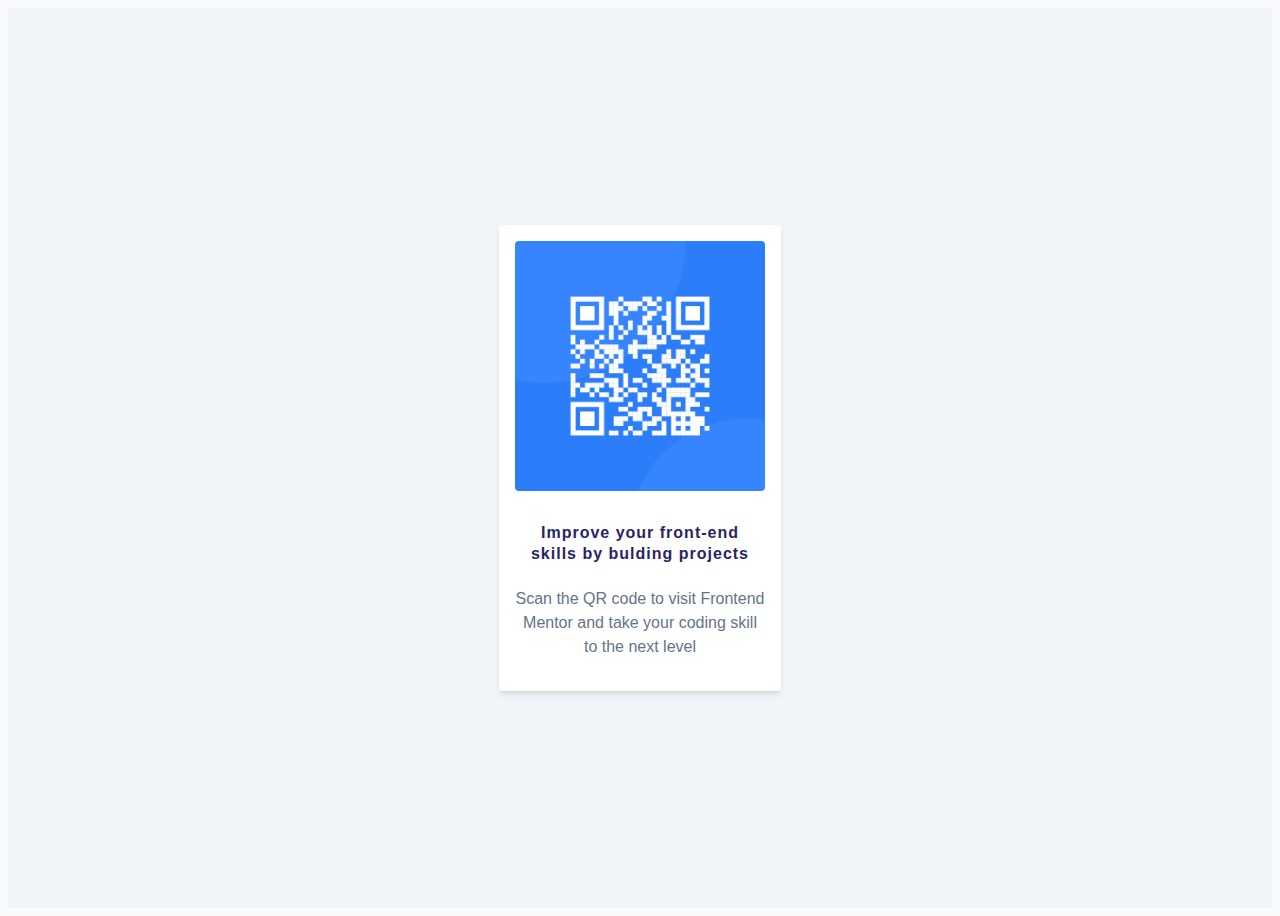
<file: 1.QR-code-component/index.html>
<!DOCTYPE html>
<html lang="en">
  <head>
    <meta charset="UTF-8" />
    <meta http-equiv="X-UA-Compatible" content="IE=edge" />
    <meta name="viewport" content="width=device-width, initial-scale=1.0" />
    <!-- CSS styles -->
    <link rel="stylesheet" href="./assets/styles/style.css" />
    <title>QR code component</title>
    <!-- Flavicon -->
    <link
      rel="shortcut icon"
      href="./assets/images/favicon-32x32.png"
      type="image/x-icon"
    />
  </head>
  <body>
    <main class="main-container">
      <div class="banner">
        <img
          src="./assets/images/image-qr-code.png"
          alt="qr code"
          class="img"
        />
        <div class="text">
          <h5>
            Improve your front-end <br />
            skills by bulding projects
          </h5>
          <p>
            Scan the QR code to visit Frontend Mentor and take your coding skill
            to the next level
          </p>
        </div>
      </div>
    </main>
  </body>
</html>
</file>
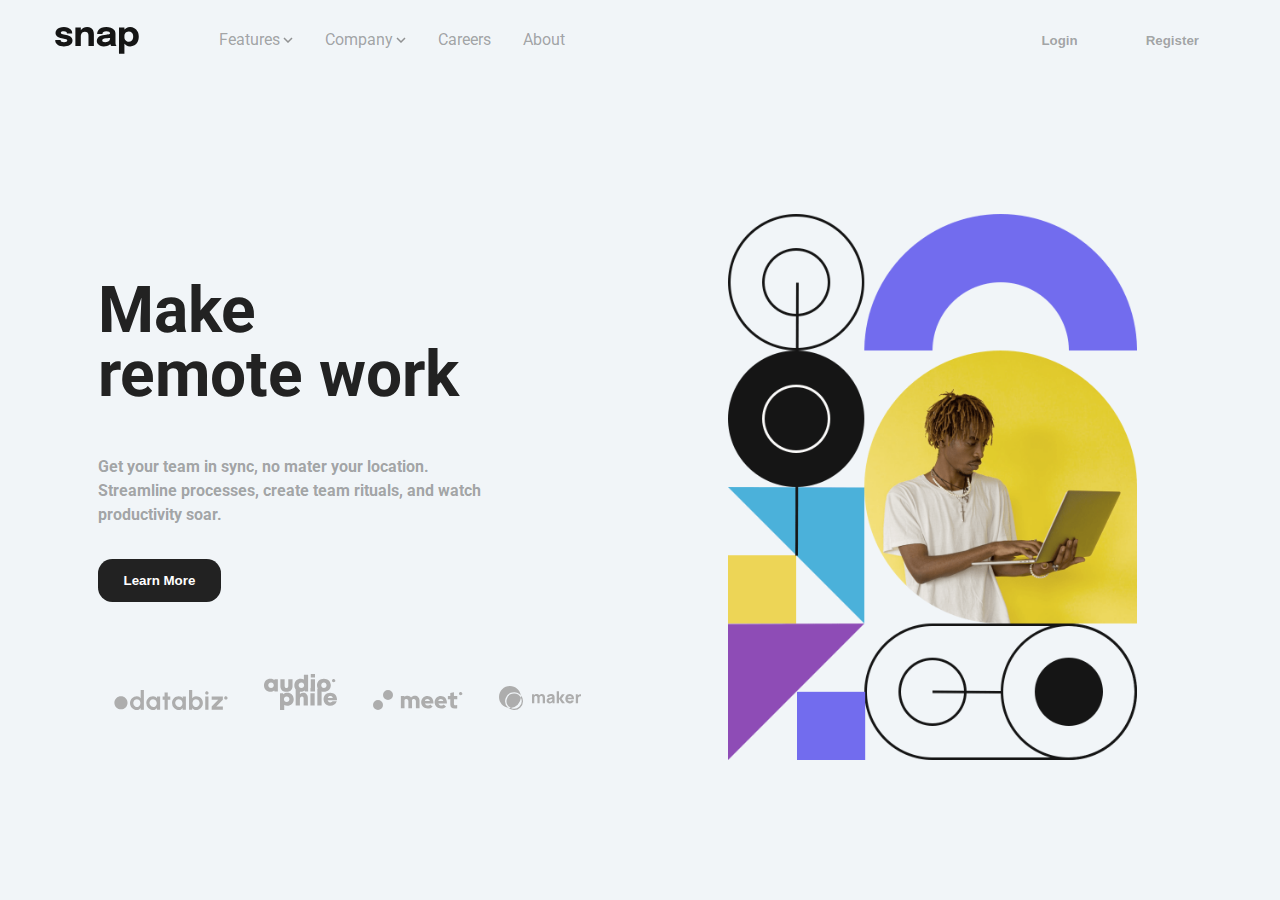
<file: 2.Intro-section-with-dropdown-navigation/index.html>
<!DOCTYPE html>
<html lang="en">
  <head>
    <meta charset="UTF-8" />
    <meta http-equiv="X-UA-Compatible" content="IE=edge" />
    <meta name="viewport" content="width=device-width, initial-scale=1.0" />
    <!-- CSS styles -->
    <link rel="stylesheet" href="./styles/style.css" />
    <!-- JS scripts -->
    <script src="./scripts/app.js" defer></script>
    <!-- Flavicon -->
    <link rel="shortcut icon" href="./images/logo.svg" type="image/x-icon" />
    <title>Snap-Remot work</title>
  </head>
  <body>
    <!-- NAVBAR -->
    <nav class="nav">
      <div class="nav-center">
        <!-- logo and togle button -->
        <div class="nav-header">
          <img src="./images/logo.svg" alt="nav logo" class="nav-logo" />
          <button type="button" class="menu-btn" id="nav-btn">
            <img src="./images/icon-menu.svg" alt="menu toggle" class="icon" />
          </button>
        </div>
        <!-- nav links -->
        <ul class="nav-links">
          <li>
            <a href="#"
              >features
              <img
                src="./images/icon-arrow-down.svg"
                alt="features"
                class="link-icon"
            /></a>
            <!-- sub-navigation links -->
            <ul class="sub-links">
              <li>
                <a href="#"
                  ><img src="./images/icon-todo.svg" alt="todo icon" /> todo
                  list</a
                >
              </li>
              <li>
                <a href="#"
                  ><img src="./images/icon-calendar.svg" alt="calendar icon" />
                  calendar</a
                >
              </li>
              <li>
                <a href="#"
                  ><img src="./images/icon-reminders.svg" alt="calendar icon" />
                  reminders</a
                >
              </li>
              <li>
                <a href="#"
                  ><img src="./images/icon-planning.svg" alt="planing icon" />
                  planning</a
                >
              </li>
            </ul>
          </li>
          <li>
            <a href="#"
              >company
              <img
                src="./images/icon-arrow-down.svg"
                alt="company"
                class="link-icon"
            /></a>
            <!-- sub-navigation links -->
            <ul class="sub-links">
              <li>
                <a href="#">history</a>
              </li>
              <li>
                <a href="#">our team</a>
              </li>
              <li>
                <a href="#">blog</a>
              </li>
            </ul>
          </li>
          <li>
            <a href="#">careers</a>
          </li>
          <li>
            <a href="#">about</a>
          </li>
        </ul>
        <!-- nav buttons -->
        <div class="nav-buttons">
          <button type="button" class="btn nav-btn">login</button>
          <button type="button" class="btn nav-btn">register</button>
        </div>
      </div>
    </nav>
    <!-- SIDEBAR (smaller screen) -->
    <aside class="sidebar" id="sidebar">
      <button type="button" class="close-btn">
        <img
          src="./images/icon-close-menu.svg"
          alt="close-btn"
          class="icon"
          id="close-btn"
        />
      </button>
      <!-- sidebar links -->
      <ul class="sidebar-links">
        <li>
          <a href="#" onclick="myFunction()"
            >features
            <img
              src="./images/icon-arrow-down.svg"
              alt="features"
              class="link-icon"
              id="sub-menu"
          /></a>
          <!-- sub-sidebar links -->
          <div class="sub-links">
            <a href="#"
              ><img src="./images/icon-todo.svg" alt="todo icon" /> todo list</a
            >
            <a href="#"
              ><img src="./images/icon-calendar.svg" alt="calendar icon" />
              calendar</a
            >
            <a href="#"
              ><img src="./images/icon-reminders.svg" alt="calendar icon" />
              reminders</a
            >
            <a href="#"
              ><img src="./images/icon-planning.svg" alt="planing icon" />
              planning</a
            >
          </div>
        </li>
        <li>
          <a href="#"
            >company
            <img
              src="./images/icon-arrow-down.svg"
              alt="company"
              class="link-icon"
              id="sub-menu"
          /></a>
          <!-- sub-sidebar links -->
          <div class="sub-links">
            <a href="#">history</a>
            <a href="#">our team</a>
            <a href="#">blog</a>
          </div>
        </li>
        <li>
          <a href="#">careers</a>
        </li>
        <li>
          <a href="#">about</a>
        </li>
      </ul>
      <!-- sidebar buttons -->
      <div class="sidebar-buttons">
        <button type="button" class="btn sidebar-btn">login</button>
        <button type="button" class="btn sidebar-btn">register</button>
      </div>
    </aside>

    <!-- HEADER -->
    <head class="hero">
      <div class="section-center hero-center">
        <!-- mobile img -->
        <article class="hero-img-mob">
          <img
            src="./images/image-hero-mobile.png"
            alt="hero image"
            class="hero-mob-photo"
          />
        </article>
        <article class="hero-info">
          <h1>Make <span>remote work</span></h1>
          <h4>
            Get your team in sync, no mater your location. Streamline processes,
            create team rituals, and watch productivity soar.
          </h4>
          <!-- button -->
          <button type="button" class="hero-btn btn">learn more</button>
          <!-- brands -->
          <div class="brands">
            <img src="./images/client-databiz.svg" alt="client-databiz" />
            <img src="./images/client-audiophile.svg" alt="client-audiophile" />
            <img src="./images/client-meet.svg" alt="client-meet" />
            <img src="./images/client-maker.svg" alt="client-maker" />
          </div>
        </article>
        <!-- desktop img -->
        <article class="hero-img-desk">
          <img
            src="./images/image-hero-desktop.png"
            alt="hero image"
            class="hero-desk-photo"
          />
        </article>
      </div>
    </head>
  </body>
</html>
</file>
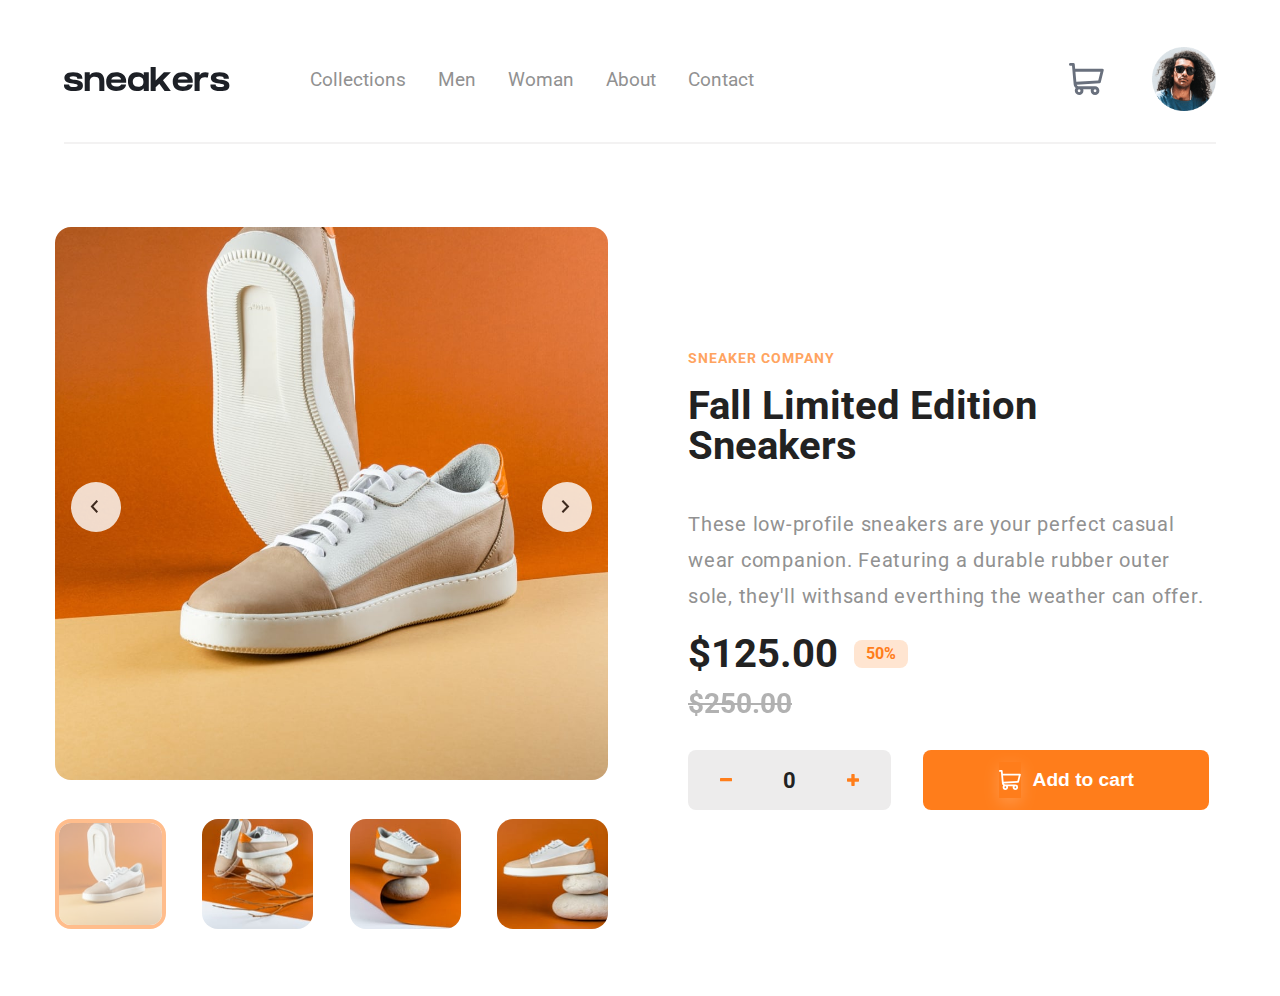
<file: 3.E-commerce product page/index.html>
<!DOCTYPE html>
<html lang="en">
  <head>
    <meta charset="UTF-8" />
    <meta http-equiv="X-UA-Compatible" content="IE=edge" />
    <meta name="viewport" content="width=device-width, initial-scale=1.0" />
    <title>E-commerc product page</title>
    <!-- Flavicon -->
    <link
      rel="shortcut icon"
      href="./assets/images/favicon-32x32.png"
      type="image/x-icon"
    />
    <!-- CSS styles -->
    <link rel="stylesheet" href="./assets/styles/main.css" />
    <!-- Scripts -->
    <script src="./assets/scripts/main.js" defer></script>
  </head>
  <body>
    <!-- NAV -->
    <nav class="nav">
      <div class="nav-center">
        <div class="nav-header">
          <div class="menu-container">
            <button type="button" class="menu-btn" id="menu-btn">
              <img
                src="./assets/images/icon-menu.svg"
                alt="menu button"
                class="menu-btn-icon"
              />
            </button>
            <img src="./assets/images/logo.svg" alt="site logo" />
          </div>
          <!-- nav-links -->
          <ul class="nav-links">
            <li class="nav-link">
              <a href="#">collections</a>
            </li>
            <li class="nav-link">
              <a href="#">men</a>
            </li>
            <li class="nav-link">
              <a href="#">woman</a>
            </li>
            <li class="nav-link">
              <a href="#">about</a>
            </li>
            <li class="nav-link">
              <a href="#">contact</a>
            </li>
          </ul>
          <div class="profile-container">
            <img
              src="./assets/images/icon-cart.svg"
              alt="cart icon"
              class="cart-icon"
            />
            <img
              src="./assets/images/image-avatar.png"
              alt="image-avatar"
              class="img-avatar"
            />
          </div>
        </div>
      </div>
    </nav>
    <!-- SIDEBAR -->
    <aside class="sidebar" id="sidebar">
      <!-- button -->
      <button type="button" class="close-btn" id="close-btn">
        <img src="./assets/images/icon-close.svg" alt="close button" />
      </button>
      <!-- sidebar links -->
      <ul class="sidebar-links">
        <li class="sidebar-link">
          <a href="#">collections</a>
        </li>
        <li class="sidebar-link">
          <a href="#">men</a>
        </li>
        <li class="sidebar-link">
          <a href="#">woman</a>
        </li>
        <li class="sidebar-link">
          <a href="#">about</a>
        </li>
        <li class="sidebar-link">
          <a href="#">contact</a>
        </li>
      </ul>
    </aside>
    <!-- HERO -->
    <header class="hero">
      <div class="section-center">
        <!-- main-product -->
        <div class="gallery">
          <article class="product-img-container">
            <img
              src="./assets/images/image-product-1.jpg"
              alt="shoes"
              class="main-img"
            />
            <div class="arrow left">
              <img
                src="./assets/images/icon-previous.svg"
                alt="icon-previous"
              />
            </div>
            <div class="arrow right">
              <img src="./assets/images/icon-next.svg" alt="icon-previous" />
            </div>
          </article>
          <!-- thumbnail-img-products -->
          <article class="thumbnail-photos">
            <img
              src="./assets/images/image-product-1-thumbnail.jpg"
              alt="sneaker photo"
              class="thumbnail-selected"
            />
            <img
              src="./assets/images/image-product-2-thumbnail.jpg"
              alt="sneaker photo"
            />
            <img
              src="./assets/images/image-product-3-thumbnail.jpg"
              alt="sneaker photo"
            />
            <img
              src="./assets/images/image-product-4-thumbnail.jpg"
              alt="sneaker photo"
            />
          </article>
        </div>
        <div class="content">
          <article class="hero-info">
            <span>sneaker company</span>
            <h2>fall limited edition sneakers</h2>
            <p>
              These low-profile sneakers are your perfect casual wear companion.
              Featuring a durable rubber outer sole, they'll withsand everthing
              the weather can offer.
            </p>
          </article>
          <div class="price">
            <h2>$125.00</h2>
            <span>50%</span>
            <h3>$250.00</h3>
          </div>
          <div class="cart">
            <div class="number-item">
              <img src="./assets/images/icon-minus.svg" alt="minus" />
              <h3>0</h3>
              <img src="./assets/images/icon-plus.svg" alt="" />
            </div>
            <button type="button" class="btn">
              <img
                src="./assets/images/icon-cart.svg"
                alt="cart image"
                class="btn-cart"
              />
              Add to cart
            </button>
          </div>
        </div>
      </div>
    </header>
  </body>
</html>
</file>
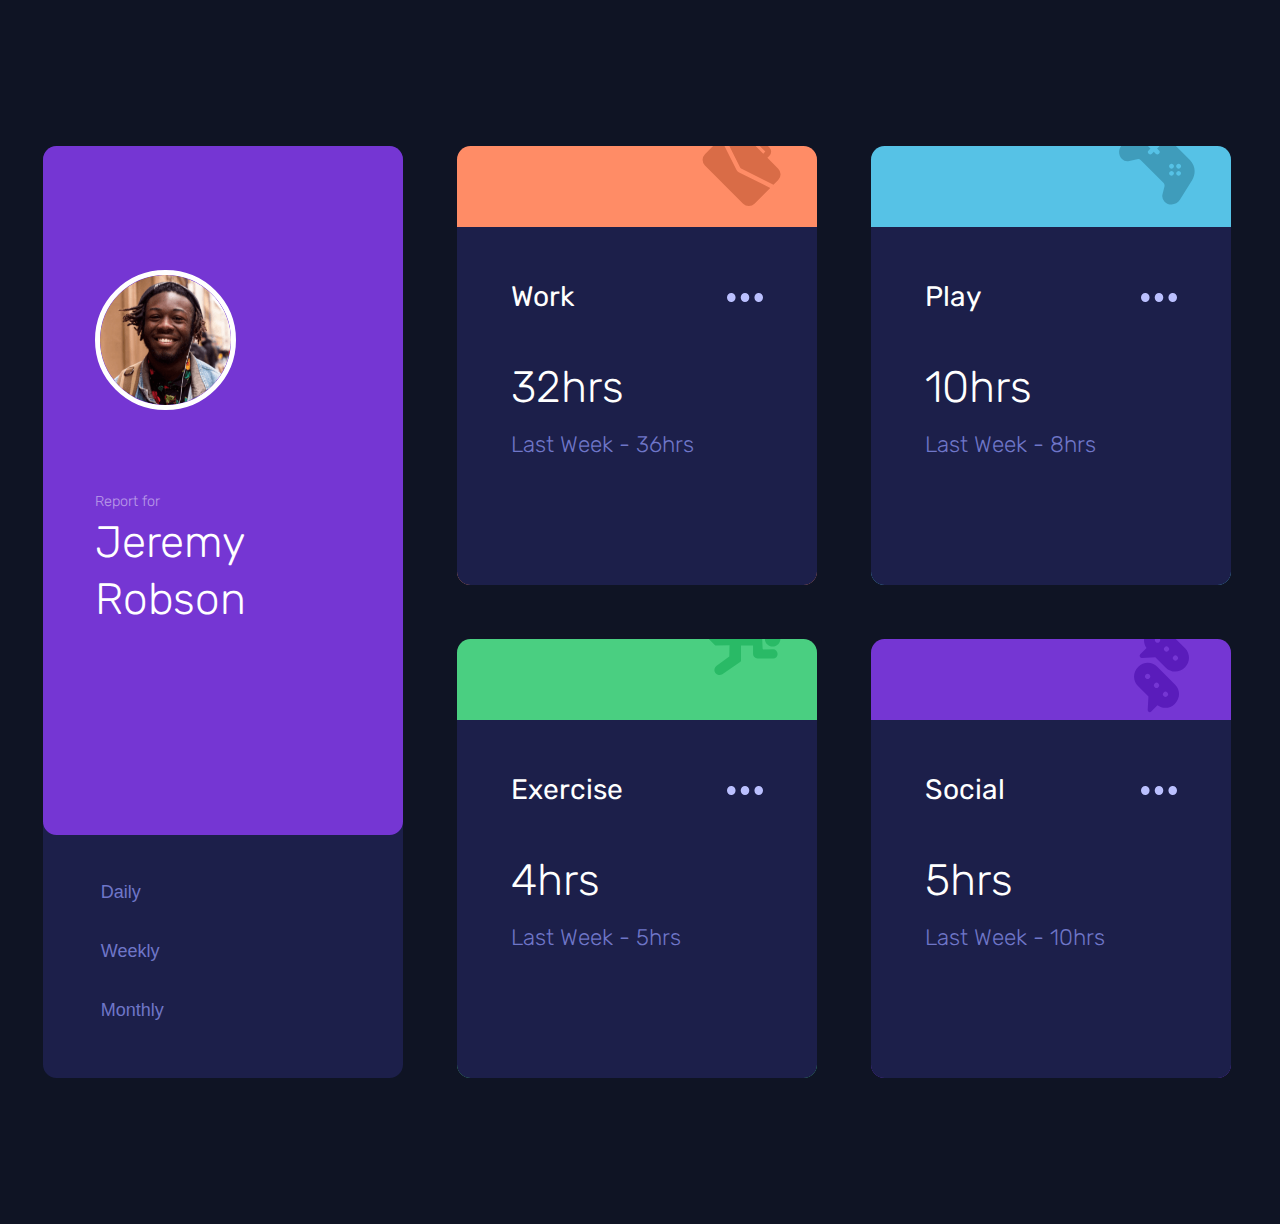
<file: 4.Time-tracker/index.html>
<!DOCTYPE html>
<html lang="en">
  <head>
    <meta charset="UTF-8" />
    <meta http-equiv="X-UA-Compatible" content="IE=edge" />
    <meta name="viewport" content="width=device-width, initial-scale=1.0" />
    <title>Document</title>
    <!-- Flavicon -->
    <link
      rel="shortcut icon"
      href="./assets/images/favicon-32x32.png"
      type="image/x-icon"
    />
    <!-- Font-family -->
    <link rel="preconnect" href="https://fonts.googleapis.com" />
    <link rel="preconnect" href="https://fonts.gstatic.com" crossorigin />
    <link
      href="https://fonts.googleapis.com/css2?family=Rubik:wght@300;400;500&display=swap"
      rel="stylesheet"
    />
    <!-- CSS -->
    <link rel="stylesheet" href="./assets/styles/style.css" />
  </head>
  <body>
    <main class="activity-tracker">
      <article class="activity-tracker__menu">
        <!-- Profile part -->
        <div class="activity-tracker_owner">
          <img
            src="./assets/images/image-jeremy.png"
            alt="profile image"
          />
          <div class="activity-tracker__owner-container">
            <small class="activity-tracker__owner-for">Report for</small>
            <h2 class="activity-tracker__owner-name">jeremy robson</h2>
          </div>
        </div>
        <!-- Options part -->
        <div class="activity-tracker__options">
        <button class="activity-tracker__option" data-option="daily">
          Daily
        </button>
        <button class="activity-tracker__option" data-option="weekly">
          Weekly
        </button>
        <button class="activity-tracker__option" data-option="monthly">
          Monthly
        </button>
      </div>
        </article>
        <!-- Activites-work -->
        <article class="activity-tracker_activity work">
          <div class="activity_bg">
            <img src="./assets/images/icon-work.svg" alt="work suitcase" />
          </div>
          <div class="activity_info">
            <header class="activity_header">
              <h4>work</h4>
              <button class="activity_option">
                <img src="./assets/images/icon-ellipsis.svg" alt="ecllipsis" />
              </button>
            </header>
            <div class="activity_timeframes">
              <h2>32hrs</h2>
              <div class="activity_previous-timeframe">
                <h5>last week - 36hrs</h5>
              </div>
            </div>
          </div>
        </article>
        <!-- Activites-play -->
        <article class="activity-tracker_activity play">
          <div class="activity_bg">
            <img src="./assets/images/icon-play.svg" alt="joystick" />
          </div>
          <div class="activity_info">
            <header class="activity_header">
              <h4>play</h4>
              <button class="activity_option">
                <img src="./assets/images/icon-ellipsis.svg" alt="ecllipsis" />
              </button>
            </header>
            <div class="activity_timeframes">
              <h2>10hrs</h2>
              <div class="activity_previous-timeframe">
                <h5>last week - 8hrs</h5>
              </div>
            </div>
          </div>
        </article>
        <!-- Activites-study -->
        <article class="activity-tracker_activity study">
          <div class="activity_bg">
            <img src="./assets/images/icon-study.svg" alt="book" />
          </div>
          <div class="activity_info">
            <header class="activity_header">
              <h4>study</h4>
              <button class="activity_option">
                <img src="./assets/images/icon-ellipsis.svg" alt="ecllipsis" />
              </button>
            </header>
            <div class="activity_timeframes">
              <h2>4hrs</h2>
              <div class="activity_previous-timeframe">
                <h5>last week - 7hrs</h5>
              </div>
            </div>
          </div>
        </article>
        <!-- Activites-exercise -->
        <article class="activity-tracker_activity exercise">
          <div class="activity_bg">
            <img src="./assets/images/icon-exercise.svg" alt="running man" />
          </div>
          <div class="activity_info">
            <header class="activity_header">
              <h4>exercise</h4>
              <button class="activity_option">
                <img src="./assets/images/icon-ellipsis.svg" alt="ecllipsis" />
              </button>
            </header>
            <div class="activity_timeframes">
              <h2>4hrs</h2>
              <div class="activity_previous-timeframe">
                <h5>last week - 5hrs</h5>
              </div>
            </div>
          </div>
        </article>
        <!-- Activites-social -->
        <article class="activity-tracker_activity social">
          <div class="activity_bg">
            <img src="./assets/images/icon-social.svg" alt="work suitcase" />
          </div>
          <div class="activity_info">
            <header class="activity_header">
              <h4>social</h4>
              <button class="activity_option">
                <img src="./assets/images/icon-ellipsis.svg" alt="ecllipsis" />
              </button>
            </header>
            <div class="activity_timeframes">
              <h2>5hrs</h2>
              <div class="activity_previous-timeframe">
                <h5>last week - 10hrs</h5>
              </div>
            </div>
          </div>
        </article>
        <!-- Activites-self care -->
        <article class="activity-tracker_activity self-care">
          <div class="activity_bg">
            <img src="./assets/images/icon-self-care.svg" alt="work suitcase" />
          </div>
          <div class="activity_info">
            <header class="activity_header">
              <h4>self care</h4>
              <button class="activity_option">
                <img src="./assets/images/icon-ellipsis.svg" alt="ecllipsis" />
              </button>
            </header>
            <div class="activity_timeframes">
              <h2>2hrs</h2>
              <div class="activity_previous-timeframe">
                <h5>last week - 2hrs</h5>
              </div>
            </div>
          </div>
        </article>
      </article>
    </main>
  </body>
</html>
</file>
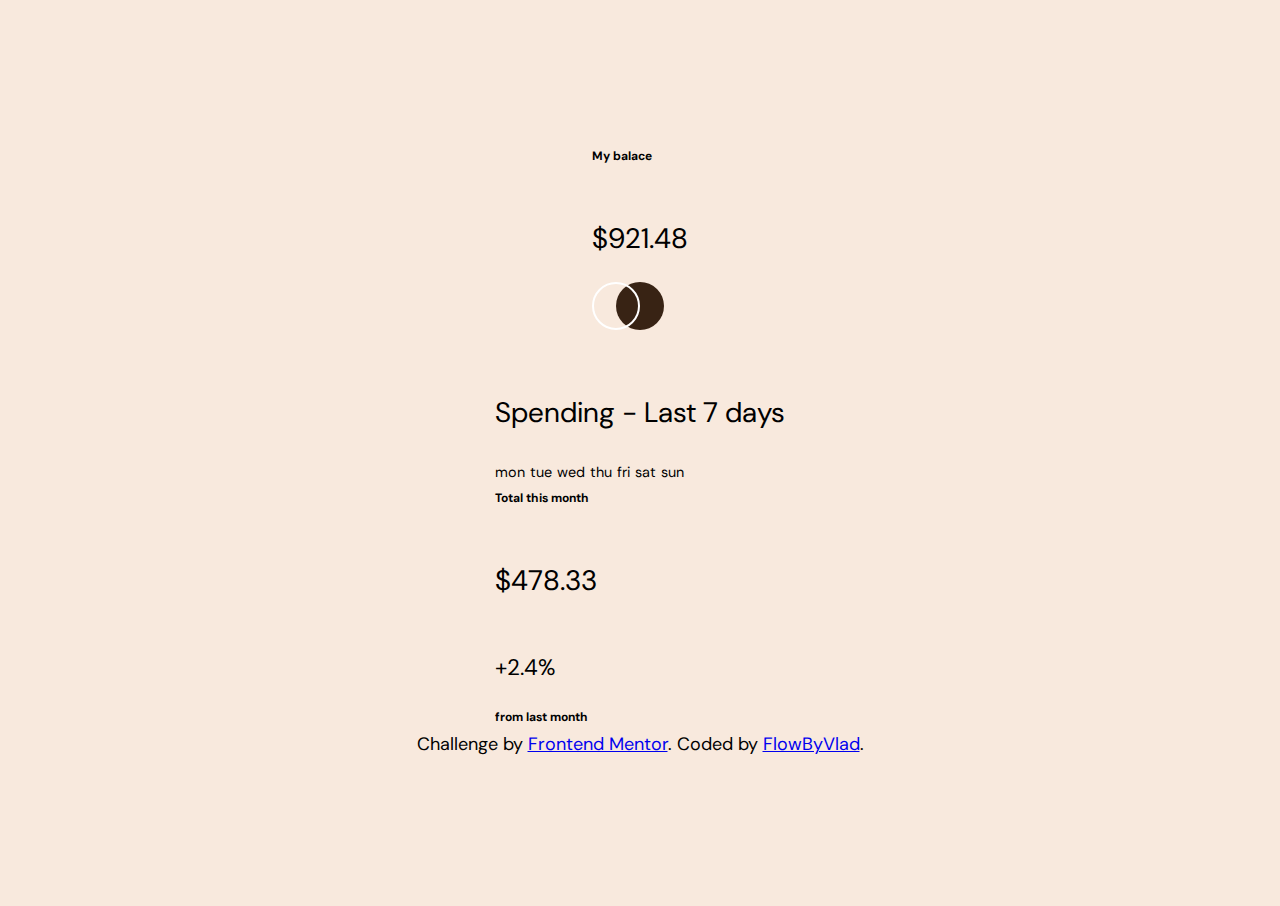
<file: 5.Expenses chart component/index.html>
<!DOCTYPE html>
<html lang="en">
  <head>
    <meta charset="UTF-8" />
    <meta name="viewport" content="width=device-width, initial-scale=1.0" />
    <!-- displays site properly based on user's device -->
    <!-- FLavicon -->
    <link
      rel="icon"
      type="image/png"
      sizes="32x32"
      href="./images/favicon-32x32.png"
    />
    <title>Frontend Mentor | Expenses chart component</title>
    <!-- style -->
    <link rel="stylesheet" href="./styles/main.css" />
    <!-- font -->
    <link rel="preconnect" href="https://fonts.googleapis.com" />
    <link rel="preconnect" href="https://fonts.gstatic.com" crossorigin />
    <link
      href="https://fonts.googleapis.com/css2?family=DM+Sans:wght@400;700&display=swap"
      rel="stylesheet"
    />
  </head>
  <body>
    <div class="expenses-chart">
      <div class="expenses-chartmy_balace">
        <h6>My balace</h6>
        <h4>$921.48</h4>
      </div>
      <!-- logo -->
      <img src="./images/logo.svg" alt="page logo" />
    </div>
    <article class="expenses-chart_spending">
      <h4>Spending - Last 7 days</h4>
      <div class="expenses-chart_spending-chart">
        <div class="mon"></div>
        <div class="tue"></div>
        <div class="wed"></div>
        <div class="thu"></div>
        <div class="fri"></div>
        <div class="sat"></div>
        <div class="sun"></div>
      </div>
      <div class="expenses-chart_spending-days">
        <small>mon</small>
        <small>tue</small>
        <small>wed</small>
        <small>thu</small>
        <small>fri</small>
        <small>sat</small>
        <small>sun</small>
      </div>
      <div class="expenses-chart_total">
        <div class="expenses-chart_total-this-month">
          <h6>Total this month</h6>
          <h4>$478.33</h4>
        </div>
        <h5>+2.4%</h5>
        <h6>from last month</h6>
      </div>
    </article>
    <!-- created by -->
    <div class="attribution">
      Challenge by
      <a href="https://www.frontendmentor.io?ref=challenge" target="_blank"
        >Frontend Mentor</a
      >. Coded by <a href="#">FlowByVlad</a>.
    </div>
  </body>
</html>
</file>
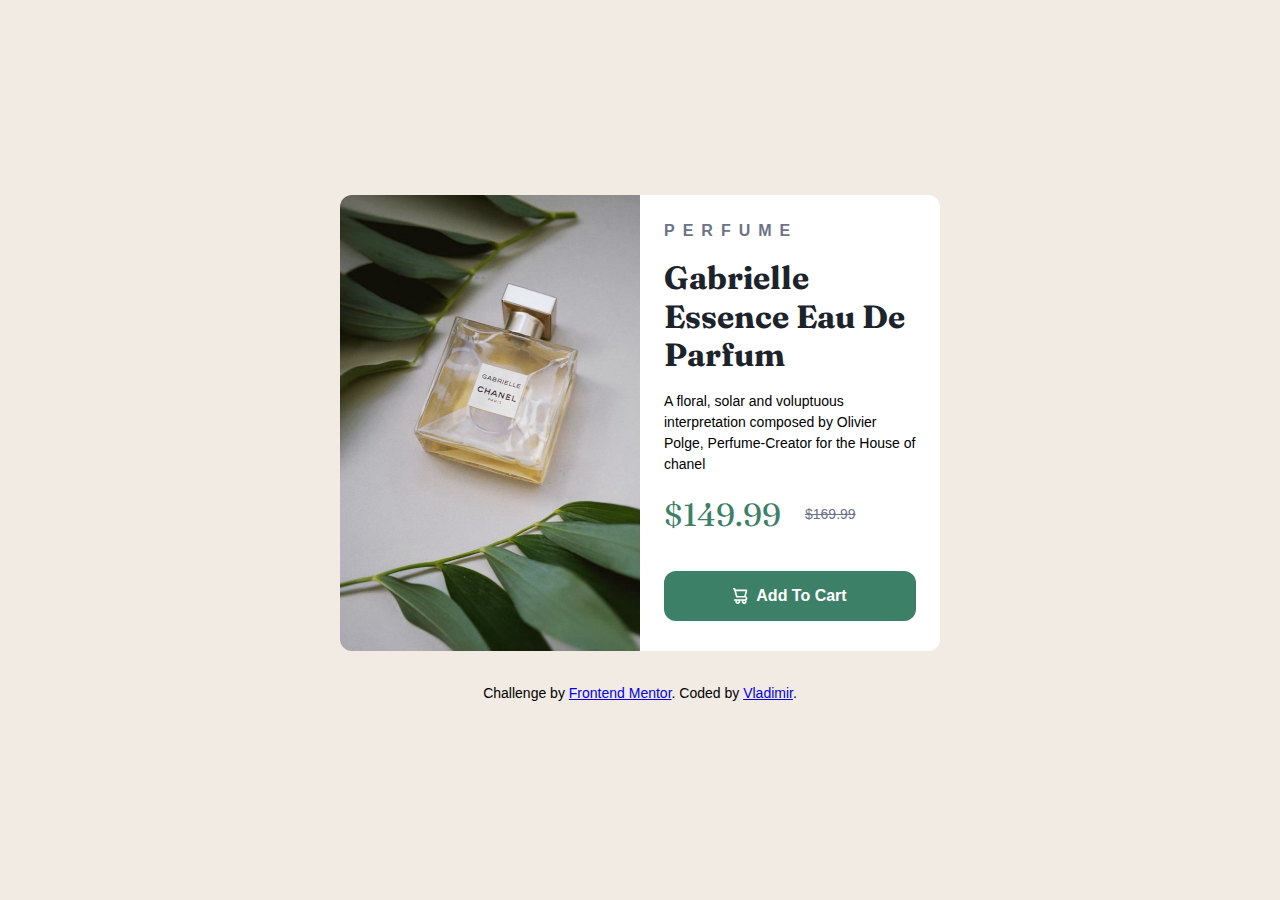
<file: 6.product-preview-card-component-main/index.html>
<!DOCTYPE html>
<html lang="en">
  <head>
    <meta charset="UTF-8" />
    <meta http-equiv="X-UA-Compatible" content="IE=edge" />
    <meta name="viewport" content="width=device-width, initial-scale=1.0" />
    <!-- flavicon -->
    <link
      rel="shortcut icon"
      href="./assets/images/favicon-32x32.png"
      type="image/x-icon"
    />
    <!-- styles -->
    <link rel="stylesheet" href="./assets/styles/style.css" />
    <!-- font family -->
    <link rel="preconnect" href="https://fonts.googleapis.com" />
    <link rel="preconnect" href="https://fonts.gstatic.com" crossorigin />
    <link
      href="https://fonts.googleapis.com/css2?family=Fraunces:opsz,wght@9..144,700&family=Montserrat:wght@500;700&display=swap"
      rel="stylesheet"
    />
    <title>Frontend Mentor | Product Preview Card</title>
  </head>
  <body>
    <div class="main-section_product-card">
      <article>
        <picture>
          <source
            media="(min-width: 640px)"
            srcset="./assets/images/image-product-desktop.jpg"
          />
          <img
            src="./assets/images/image-product-mobile.jpg"
            class="product-card_img"
            alt="perfume"
          />
        </picture>
      </article>

      <article class="product-card_content">
        <h2>perfume</h2>
        <h1>gabrielle essence eau de parfum</h1>
        <p>
          A floral, solar and voluptuous interpretation composed by Olivier
          Polge, Perfume-Creator for the House of <span>chanel</span>
        </p>
        <ul>
          <li class="price">$149.99</li>
          <li>$169.99</li>
        </ul>
        <button class="btn">
          <img
            src="./assets/images/icon-cart.svg"
            class="content_button-icon"
            alt="shopping-cart"
          />
          add to cart
        </button>
      </article>
    </div>
    <div class="attribution">
      Challenge by
      <a href="https://www.frontendmentor.io?ref=challenge" target="_blank"
        >Frontend Mentor</a
      >. Coded by <a href="#">Vladimir</a>.
    </div>
  </body>
</html>
</file>
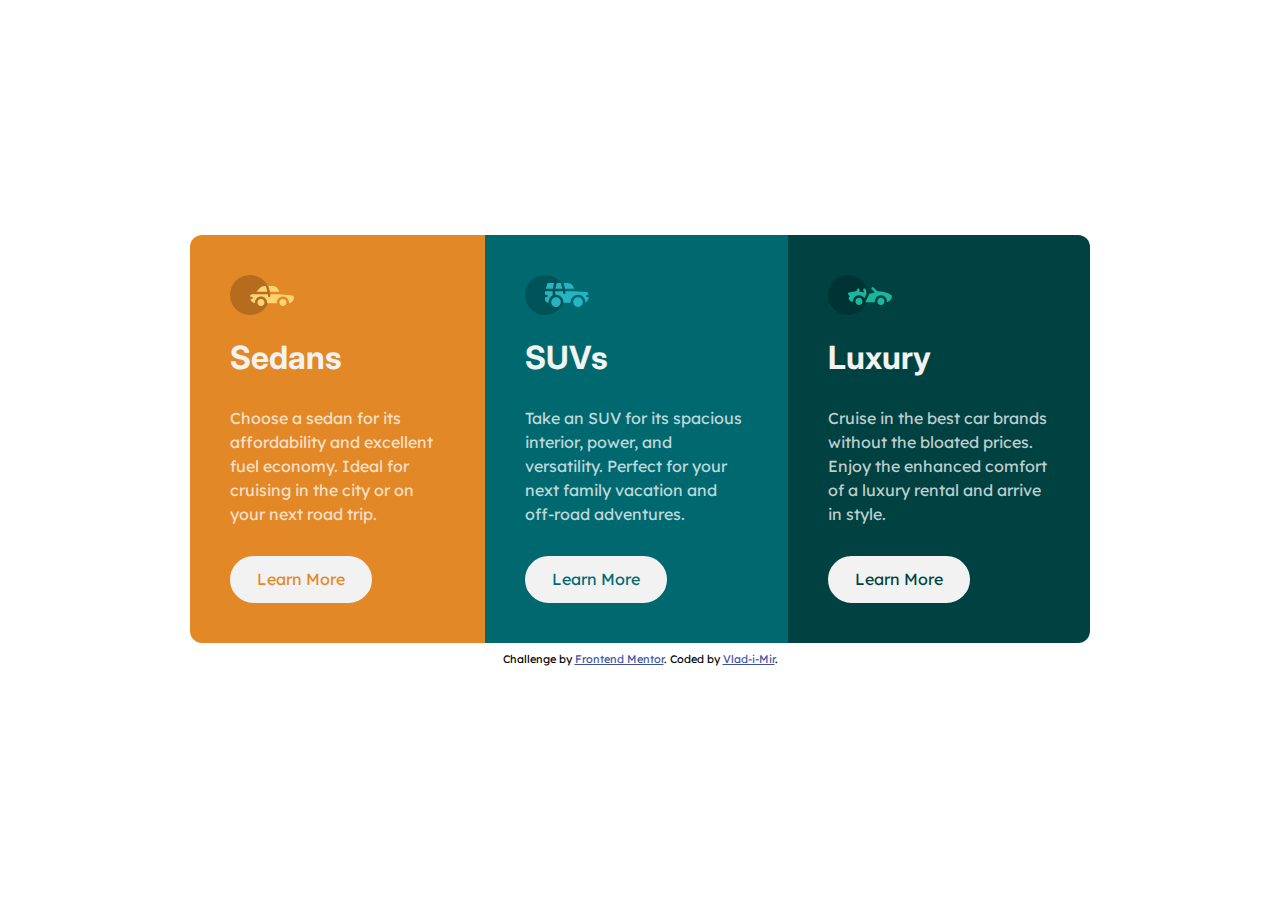
<file: 10. 3-column-preview-card-component/3-column-preview-card-component-main/index.html>
<!DOCTYPE html>
<html lang="en">
  <head>
    <meta charset="UTF-8" />
    <meta name="viewport" content="width=device-width, initial-scale=1.0" />
    <!-- displays site properly based on user's device -->

    <!-- Flavicon -->
    <link
      rel="icon"
      type="image/png"
      sizes="32x32"
      href="./images/favicon-32x32.png"
    />

    <!-- Font Family -->
    <link rel="preconnect" href="https://fonts.googleapis.com" />
    <link rel="preconnect" href="https://fonts.gstatic.com" crossorigin />
    <link
      href="https://fonts.googleapis.com/css2?family=Big+Shoulders+Display:wght@700&family=Inter:wght@400;700&family=Lexend+Deca&display=swap"
      rel="stylesheet"
    />
    <!-- styles -->
    <link rel="stylesheet" href="./css/normalize.css" />
    <link rel="stylesheet" href="./css/styles.css" />

    <title>Frontend Mentor | 3-column preview card component</title>

    <!-- Feel free to remove these styles or customise in your own stylesheet 👍 -->
    <style></style>
  </head>
  <body>
    <main class="cardHolder">
      <section class="card first">
        <img src="./images/icon-sedans.svg" alt="sedan icon" />
        <h1>Sedans</h1>
        <p>
          Choose a sedan for its affordability and excellent fuel economy. Ideal
          for cruising in the city or on your next road trip.
        </p>
        <button class="btn">learn more</button>
      </section>
      <section class="card second">
        <img src="./images/icon-suvs.svg" alt="SUV icon" />
        <h1>SUVs</h1>
        <p>
          Take an SUV for its spacious interior, power, and versatility. Perfect
          for your next family vacation and off-road adventures.
        </p>
        <button class="btn text-clr2">learn more</button>
      </section>
      <section class="card third">
        <img src="./images/icon-luxury.svg" alt="sedan icon" />
        <h1>Luxury</h1>
        <p>
          Cruise in the best car brands without the bloated prices. Enjoy the
          enhanced comfort of a luxury rental and arrive in style.
        </p>
        <button class="btn text-clr3">learn more</button>
      </section>
    </main>

    <div class="attribution">
      Challenge by
      <a href="https://www.frontendmentor.io?ref=challenge" target="_blank"
        >Frontend Mentor</a
      >. Coded by <a href="#">Vlad-i-Mir</a>.
    </div>
  </body>
</html>
</file>
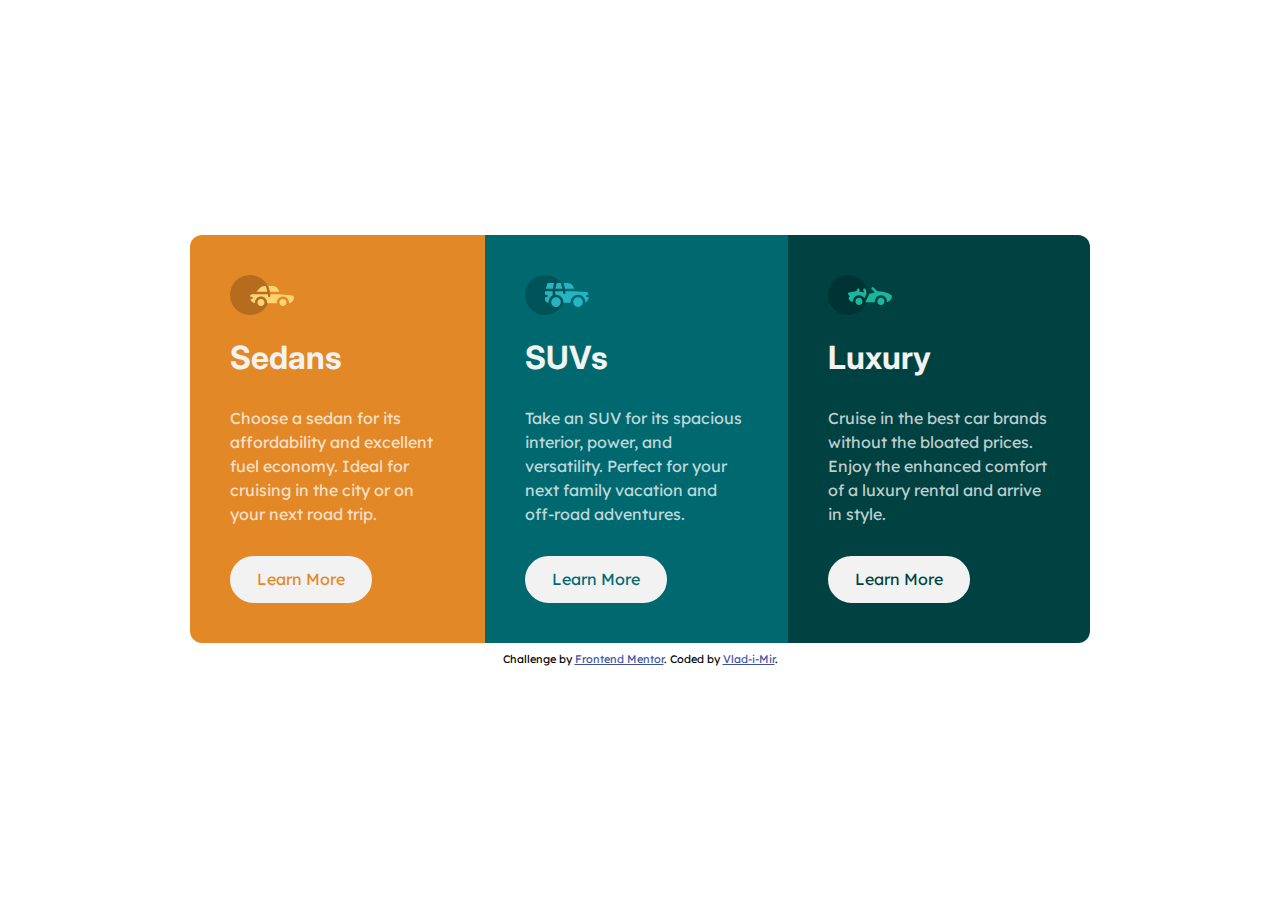
<file: 10.column-preview-card-component/3-column-preview-card-component-main/index.html>
<!DOCTYPE html>
<html lang="en">
  <head>
    <meta charset="UTF-8" />
    <meta name="viewport" content="width=device-width, initial-scale=1.0" />
    <!-- displays site properly based on user's device -->

    <!-- Flavicon -->
    <link
      rel="icon"
      type="image/png"
      sizes="32x32"
      href="./images/favicon-32x32.png"
    />

    <!-- Font Family -->
    <link rel="preconnect" href="https://fonts.googleapis.com" />
    <link rel="preconnect" href="https://fonts.gstatic.com" crossorigin />
    <link
      href="https://fonts.googleapis.com/css2?family=Big+Shoulders+Display:wght@700&family=Inter:wght@400;700&family=Lexend+Deca&display=swap"
      rel="stylesheet"
    />
    <!-- styles -->
    <link rel="stylesheet" href="./css/normalize.css" />
    <link rel="stylesheet" href="./css/styles.css" />

    <title>Frontend Mentor | 3-column preview card component</title>

    <!-- Feel free to remove these styles or customise in your own stylesheet 👍 -->
    <style></style>
  </head>
  <body>
    <main class="cardHolder">
      <section class="card first">
        <img src="./images/icon-sedans.svg" alt="" aria-hidden="“true”" />
        <h1>Sedans</h1>
        <p>
          Choose a sedan for its affordability and excellent fuel economy. Ideal
          for cruising in the city or on your next road trip.
        </p>
        <button class="btn">learn more</button>
      </section>
      <section class="card second">
        <img src="./images/icon-suvs.svg" alt="" aria-hidden="“true”" />
        <h1>SUVs</h1>
        <p>
          Take an SUV for its spacious interior, power, and versatility. Perfect
          for your next family vacation and off-road adventures.
        </p>
        <button class="btn text-clr2">learn more</button>
      </section>
      <section class="card third">
        <img src="./images/icon-luxury.svg" alt="" aria-hidden="“true”" />
        <h1>Luxury</h1>
        <p>
          Cruise in the best car brands without the bloated prices. Enjoy the
          enhanced comfort of a luxury rental and arrive in style.
        </p>
        <button class="btn text-clr3">learn more</button>
      </section>
    </main>

    <footer class="attribution">
      Challenge by
      <a href="https://www.frontendmentor.io?ref=challenge" target="_blank"
        >Frontend Mentor</a
      >. Coded by <a href="#">Vlad-i-Mir</a>.
    </footer>
  </body>
</html>
</file>
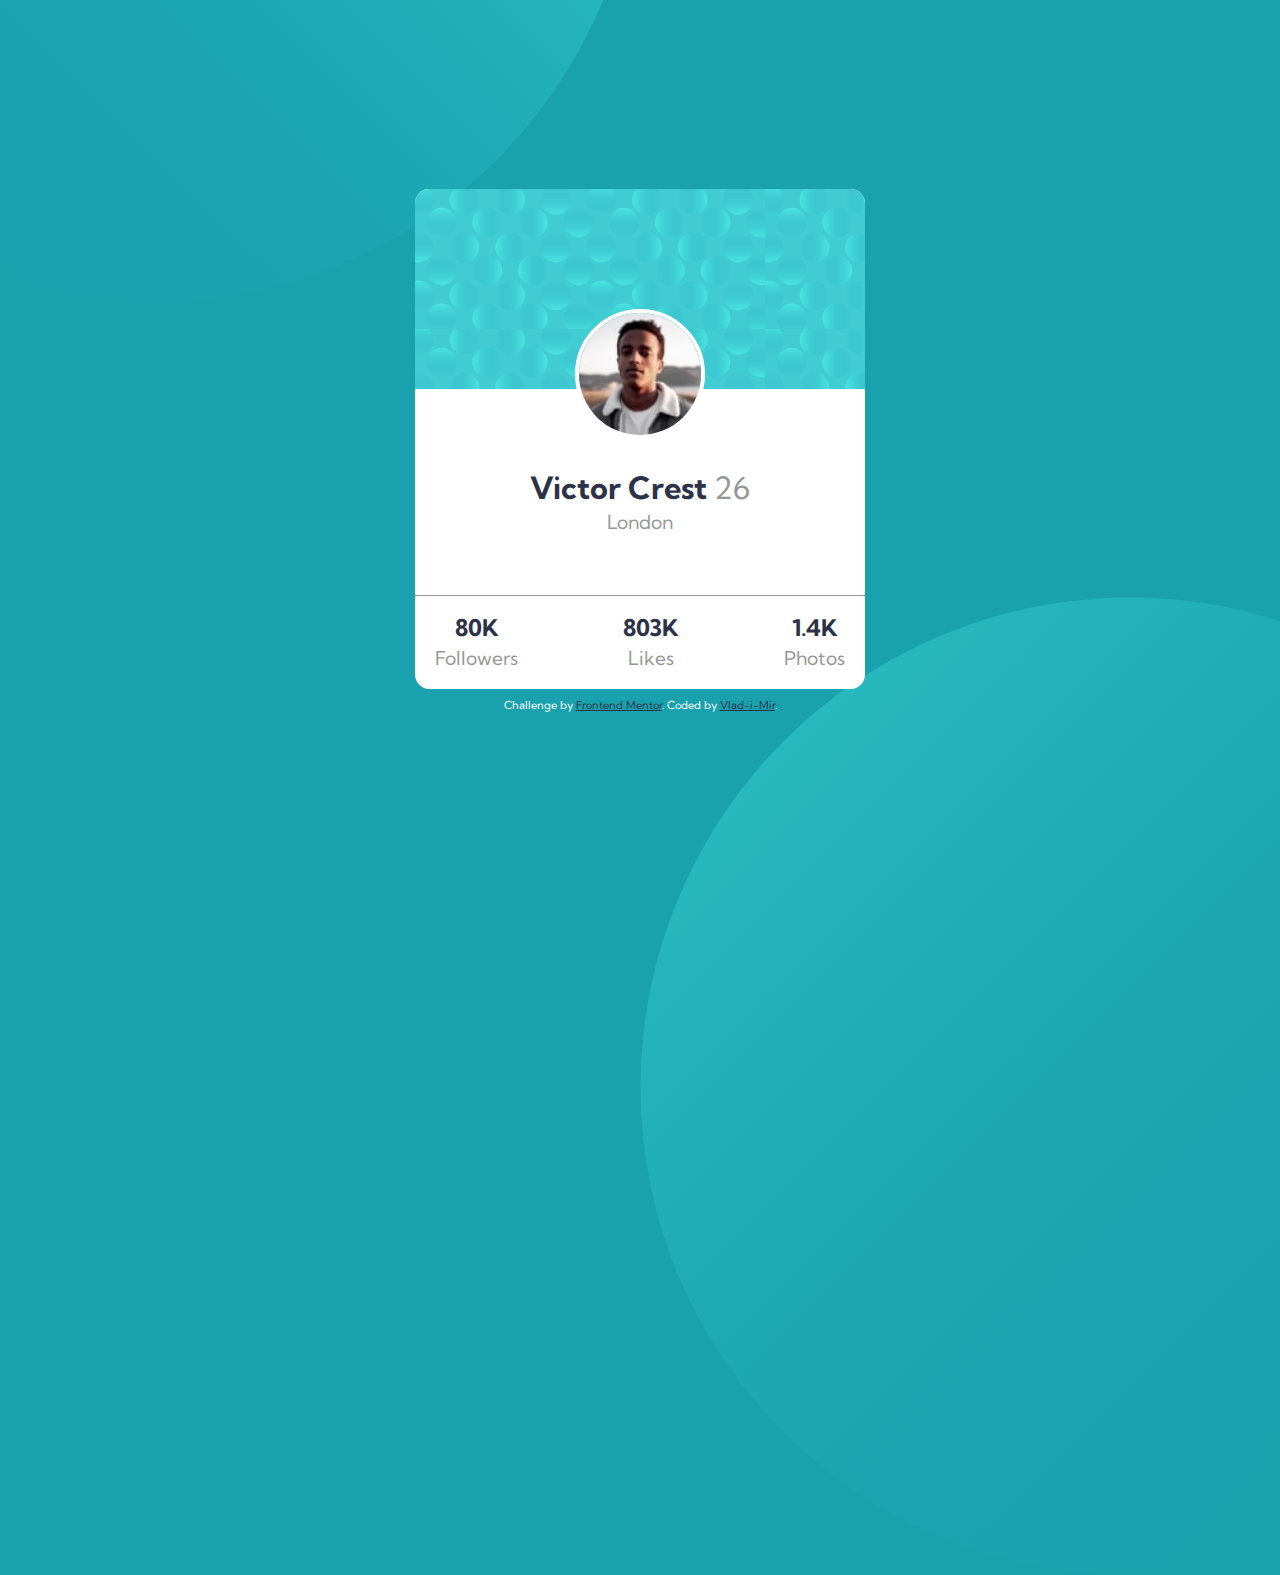
<file: 11.Profile-card-component/profile-card-component-main/index.html>
<!DOCTYPE html>
<html lang="en">
  <head>
    <meta charset="UTF-8" />
    <meta name="viewport" content="width=device-width, initial-scale=1.0" />
    <!-- displays site properly based on user's device -->

    <!-- Flavicon -->
    <link
      rel="icon"
      type="image/png"
      sizes="32x32"
      href="./images/favicon-32x32.png"
    />
    <!-- Font Family -->
    <link rel="preconnect" href="https://fonts.googleapis.com" />
    <link rel="preconnect" href="https://fonts.gstatic.com" crossorigin />
    <link
      href="https://fonts.googleapis.com/css2?family=Kumbh+Sans:wght@400;700&display=swap"
      rel="stylesheet"
    />
    <!-- Styles -->
    <link rel="stylesheet" href="./css/normalize.css" />
    <link rel="stylesheet" href="./css/styles.css" />
    <title>Frontend Mentor | Profile card component</title>
  </head>
  <body>
    <img
      src="./images/bg-pattern-bottom.svg"
      alt=""
      class="body__img bottom"
      aria-hidden="true"
    />
    <img
      src="./images/bg-pattern-top.svg"
      alt=""
      class="body__img top"
      aria-hidden="true"
    />
    <main class="card">
      <div class="card__imgHolder">
        <img
          src="./images/image-victor.jpg"
          alt="Victor profile picture"
          class="card__avatar"
        />
      </div>
      <div>
        <h1>Victor Crest <span>26</span></h1>
        <span>london</span>
      </div>
      <section class="card__stats">
        <div class="stat">
          <h2>80K</h2>
          <span>Followers</span>
        </div>
        <div class="stat">
          <h2>803K</h2>
          <span>Likes</span>
        </div>
        <div class="stat">
          <h2>1.4K</h2>
          <span>Photos</span>
        </div>
      </section>
    </main>
    <footer class="attribution">
      Challenge by
      <a href="https://www.frontendmentor.io?ref=challenge" target="_blank"
        >Frontend Mentor</a
      >. Coded by <a href="#">Vlad-i-Mir</a>.
    </footer>
  </body>
</html>
</file>
<file: 1.QR-code-component/assets/styles/style.css>
/*
=============== 
Global
===============
*/

* {
  box-sizing: border-box;
}

/* fonts */
@import url('https://fonts.googleapis.com/css2?family=Roboto:wght@400;700&family=Varela+Round&display=swap');
html {
  font-size: 100%;
}

:root {
  /* colors */
  --primary-100: #e2e0ff;
  --primary-200: #c1beff;
  --primary-300: #a29dff;
  --primary-400: #837dff;
  --primary-500: #645cff;
  --primary-600: #504acc;
  --primary-700: #3c3799;
  --primary-800: #282566;
  --primary-900: #141233;

  /* grey */
  --grey-50: #f8fafc;
  --grey-100: #f1f5f9;
  --grey-200: #e2e8f0;
  --grey-300: #cbd5e1;
  --grey-400: #94a3b8;
  --grey-500: #64748b;
  --grey-600: #475569;
  --grey-700: #334155;
  --grey-800: #1e293b;
  --grey-900: #0f172a;

  /* rest of the colors */
  --black: #222;
  --white: #fff;

  /* fonts  */
  --headingFont: 'Roboto', sans-serif;
  --bodyFont: 'Varela Round', sans-serif;
  --smallText: 0.7em;
  /* rest of the vars */
  --backgroundColor: var(--grey-50);
  --textColor: var(--grey-900);
  --borderRadius: 0.25rem;
  --letterSpacing: 1px;
  --transition: 0.3s ease-in-out all;
  --max-width: 1170px;
  --fixed-width: 600px;

  /* box shadow*/
  --shadow-1: 0 1px 3px 0 rgba(0, 0, 0, 0.1), 0 1px 2px 0 rgba(0, 0, 0, 0.06);
  --shadow-2: 0 4px 6px -1px rgba(0, 0, 0, 0.1),
    0 2px 4px -1px rgba(0, 0, 0, 0.06);
  --shadow-3: 0 10px 15px -3px rgba(0, 0, 0, 0.1),
    0 4px 6px -2px rgba(0, 0, 0, 0.05);
  --shadow-4: 0 20px 25px -5px rgba(0, 0, 0, 0.1),
    0 10px 10px -5px rgba(0, 0, 0, 0.04);
}
body {
  background: var(--backgroundColor);
  font-family: var(--bodyFont);
  font-weight: 400;
  line-height: 1.75;
  color: var(--textColor);
}

h1,
h2,
h3,
h4,
h5 {
  margin: 0;
  margin-bottom: 1.38rem;
  font-family: var(--headingFont);
  font-weight: 400;
  line-height: 1.3;
  letter-spacing: var(--letterSpacing);
}

h1 {
  margin-top: 0;
  font-size: 3.052rem;
}

h2 {
  font-size: 2.441rem;
}

h3 {
  font-size: 1.953rem;
}

h4 {
  font-size: 1.563rem;
}

h5 {
  font-size: 1.25rem;
}
.img {
  width: 100%;
  display: block;
  object-fit: cover;
}
/*
=============== 
QR code component
===============
*/
.main-container {
  min-height: 100vh;
  display: grid;
  place-items: center;
  background: var(--grey-100);
}
.banner {
  background: var(--white);
  padding: 1rem;
  max-width: var(--fixed-width);
  border-radius: var(--borderRadius);
  box-shadow: var(--shadow-2);
  transition: var(--transition);
  cursor: pointer;
}
.banner:hover {
  box-shadow: var(--shadow-4);
}
.img {
  height: 250px;
  width: 250px;
  border-radius: var(--borderRadius);
}
.text {
  text-align: center;
  margin-top: 2rem;
  width: 250px;
}
.text h5 {
  font-weight: 800;
  color: var(--primary-800);
  font-size: 1rem;
}
.text p {
  line-height: 1.5;
  color: var(--grey-500);
}
</file>
<file: 2.Intro-section-with-dropdown-navigation/styles/style.css>
/*
=============== 
Font family
===============
*/
@import url('https://fonts.googleapis.com/css2?family=Roboto:wght@400;700&display=swap');

/*
=============== 
Variables
===============
*/

:root {
  /* darkest grey - used for headings */
  --clr-grey-1: hsl(209, 61%, 16%);
  --clr-grey-2: hsl(211, 39%, 23%);
  --clr-grey-3: hsl(209, 34%, 30%);
  --clr-grey-4: hsl(209, 28%, 39%);
  /* grey used for paragraphs */
  --clr-grey-5: hsl(210, 22%, 49%);
  --clr-grey-6: hsl(209, 23%, 60%);
  --clr-grey-7: hsl(211, 27%, 70%);
  --clr-grey-8: hsl(210, 31%, 80%);
  --clr-grey-9: hsl(212, 33%, 89%);
  --clr-grey-10: hsl(210, 36%, 96%);
  /* other colors */
  --clr-white: #fff;
  --clr-black: #222;
  --clr-light-black: hsla(0, 0%, 13%, 0.4);
  /* fonts */
  --ff-primary: 'Roboto', sans-serif;
  --transition: all 0.3s linear;
  --radious: 0.9rem;
  --max-width: 1170px;
  --bs-light: 0 5px 15px rgba(0, 0, 0, 0.1);
  --bs-dark: 0 5px 15px rgba(0, 0, 0, 0.2);
}
/*
=============== 
Global Styles
===============
*/
* {
  margin: 0;
  padding: 0;
  box-sizing: border-box;
}
body {
  font-family: var(--ff-primary);
  background: var(--clr-grey-10);
  color: var(--clr-light-black);
  line-height: 1.5;
  font-size: 0.875rem;
}
ul {
  list-style-type: none;
}
a {
  text-decoration: none;
  text-transform: capitalize;
  color: inherit;
}

h1,
h2,
h3,
h4 {
  letter-spacing: var(--spacing);
  line-height: 1.25;
  margin-bottom: 0.75rem;
}
h1 {
  font-size: 3rem;
}
h2 {
  font-size: 2rem;
}
h3 {
  font-size: 1.25rem;
}
h4 {
  font-size: 0.875rem;
}
p {
  margin-bottom: 1.25rem;
  color: var(--clr-grey-5);
}
/* bigger screen */
@media screen and (min-width: 800px) {
  h1 {
    font-size: 4rem;
  }
  h2 {
    font-size: 2.5rem;
  }
  h3 {
    font-size: 1.75rem;
  }
  h4 {
    font-size: 1rem;
  }
  body {
    font-size: 1rem;
  }
  h1,
  h2,
  h3,
  h4 {
    line-height: 1;
  }
}
button {
  text-transform: capitalize;
}
.btn {
  padding: 0.75rem 1.5rem;
  background: var(--clr-black);
  border: 2px solid transparent;
  border-radius: var(--radious);
  font-weight: 700;
  transition: var(--transition);
  cursor: pointer;
  color: var(--clr-white);
}
.btn:hover {
  background: transparent;
  border: 2px solid var(--clr-black);
  color: var(--clr-black);
}
/*
=============== 
NAVBAR
===============
*/
.nav-links,
.nav-btn {
  display: none;
}
.nav {
  height: 5rem;
  padding: 1rem;
  display: grid;
  align-items: center;
}
.nav-center {
  width: 95vw;
  max-width: var(--max-width);
  margin: 0 auto;
}
.nav-header {
  display: flex;
  justify-content: space-between;
  align-items: center;
}
.menu-btn,
.close-btn {
  background: transparent;
  border: transparent;
  cursor: pointer;
}
/* change color of SVG */
.icon {
  filter: invert(23%) sepia(30%) saturate(37%);
}
@media screen and (min-width: 992px) {
  .menu-btn {
    display: none;
  }
  .nav-btn {
    display: block;
    background: transparent;
    color: var(--clr-light-black);
  }
  .nav-btn:hover {
    border-color: var(--clr-light-black);
    color: var(--clr-light-black);
  }
  .nav-links {
    margin-left: 5rem;
    display: flex;
    justify-items: center;
    column-gap: 2rem;
    justify-self: start;
  }
  .nav-links a {
    display: flex;
    align-items: center;
  }
  .nav-links a img {
    margin-left: 3px;
  }
  .nav-center {
    display: grid;
    grid-template-columns: auto 1fr auto;
    align-items: center;
  }
  .nav-buttons {
    display: flex;
    gap: 1rem;
    margin: 0;
  }
}

/*
=============== 
SIDEBAR
===============
*/
.sidebar {
  position: fixed;
  top: 0;
  right: 0;
  width: 40vw;
  height: 100vh;
  background: var(--clr-white);
  z-index: 4;
  transition: var(--transition);
  transform: translateX(100%);
}
.show-sidebar {
  transform: translateX(0);
}
.close-btn {
  margin-top: 1rem;
  position: relative;
  top: 0;
  left: 85%;
}
.sidebar-links {
  position: relative;
  margin-left: 2rem;
}
.sidebar-links li {
  margin-top: 1rem;
}
.sidebar-links a {
  display: flex;
  align-items: center;
}
.sidebar-links a img {
  margin-left: 3px;
}
.sub-links {
  display: none;
  position: absolute;
  left: 0;
  background: var(--clr-white);
  width: 100%;
  z-index: 1;
  border-radius: 0.4rem;
  box-shadow: var(--bs-light);
}
.link-icon {
  filter: invert(0%) sepia(0%) saturate(13%) opacity(70%);
}
/* show sub-menu */
.show {
  display: block;
}
.sidebar-buttons {
  display: grid;
  margin-top: 2rem;
  justify-content: center;
}
.sidebar-btn {
  margin-top: 2px;
  padding: 0.5rem 2rem;
  background: transparent;
  color: var(--clr-light-black);
  transition: var(--transition);
}
.sidebar-btn:hover {
  padding: 0.5rem;
  background: transparent;
  color: var(--clr-light-black);
  border-color: var(--clr-light-black);
}

/*
=============== 
HERO
===============
*/
.hero-center {
  min-height: calc(100vh - 80px);
  display: grid;
  place-items: center;
}
.section-center {
  width: 95vw;
  margin: 0 auto;
  max-width: var(--max-width);
  text-align: center;
}
.hero-img-desk {
  display: none;
}
.hero-mob-photo {
  width: 100%;
}
.hero-info h1 {
  font-size: 2.5rem;
  margin-top: 1rem;
  color: var(--clr-black);
}
.hero-info h4 {
  width: 20rem;
  margin: 0 auto;
  line-height: 1.5;
}
.hero-btn {
  padding: 0.5rem 1.5rem;
  margin-top: 1rem;
  margin-bottom: 1.5rem;
}
.brands img {
  width: 4rem;
  margin: 0 1rem;
}
@media screen and (min-width: 992px) {
  .hero-img-mob {
    display: none;
  }
  .hero-img-desk {
    display: block;
  }
  .hero-desk-photo {
    width: 70%;
  }
  .section-center {
    display: grid;
    grid-template-columns: 1fr 1fr;
    justify-content: space-between;
  }
  .hero-info {
    position: relative;
    text-align: left;
  }
  .hero-info h1 {
    display: grid;
    font-size: 4rem;
    margin-bottom: 3rem;
  }
  .hero-info h4 {
    margin: 0 0;
    width: 24rem;
    line-height: 1.5;
  }
  .hero-btn {
    margin-top: 2rem;
    padding: 0.75rem 1.5rem;
  }
  .brands {
    margin-top: 3rem;
  }
  .brands img {
    width: auto;
  }
}
</file>
<file: 3.E-commerce product page/assets/styles/main.css>
/*
=============== 
Font family
===============
*/
@import url('https://fonts.googleapis.com/css2?family=Roboto:wght@400;700&display=swap');

/*
=============== 
Variables
===============
*/

:root {
  /* primary color */
  --clr-primary-0: #ff7d1b;
  --clr-primary-10: #ff8a32;
  --clr-primary-30: #ffa45f;
  --clr-primary-80: #ffe5d1;
  /* other colors */
  --clr-black: #222;
  --clr-black-light: #919191;
  --clr-white: #fff;
  /* other variables */
  --transition: all 0.3s linear;
  --border-radious: 0.5rem;
  --bs-light: 0 5px 15px rgba(0, 0, 0, 0.1);
  --bs-dark: 0 5px 15px rgba(0, 0, 0, 0.2);
}
/*
=============== 
Global Styles
===============
*/
* {
  margin: 0;
  padding: 0;
  box-sizing: border-box;
}
body {
  font-family: 'Roboto', sans-serif;
  color: var(--clr-black-light);
  line-height: 1.5;
  font-size: 0.875rem;
}
ul {
  list-style-type: none;
}
a {
  text-decoration: none;
  text-transform: capitalize;
  color: var(--clr-black);
}

h1,
h2,
h3,
h4 {
  text-transform: capitalize;
  line-height: 1.25;
  margin-bottom: 0.75rem;
}
h1 {
  font-size: 3rem;
}
h2 {
  font-size: 2rem;
}
h3 {
  font-size: 1.25rem;
}
h4 {
  font-size: 0.875rem;
}
p {
  margin-bottom: 1.25rem;
  letter-spacing: 0.75px;
}
/* bigger screen */
@media screen and (min-width: 800px) {
  h1 {
    font-size: 4rem;
  }
  h2 {
    font-size: 2.5rem;
  }
  h3 {
    font-size: 1.75rem;
  }
  h4 {
    font-size: 1rem;
  }
  body {
    font-size: 1rem;
  }
  h1,
  h2,
  h3,
  h4 {
    line-height: 1;
  }
}
.btn {
  display: flex;
  justify-content: center;
  align-items: center;
  gap: 0.75rem;
  color: var(--clr-white);
  font-weight: 700;
  font-size: 1.2rem;
  padding: 0.75rem 1.5rem;
  background: var(--clr-primary-0);
  border: transparent;
  border-radius: var(--border-radious);
  transition: var(--transition);
  cursor: pointer;
}
.btn-cart {
  filter: brightness(0) saturate(100%) invert(100%) sepia(53%) saturate(0%)
    hue-rotate(159deg) brightness(101%) contrast(102%);
}
.btn:hover {
  background: var(--clr-primary-40);
}
/*
=============== 
NAVBAR
===============
*/
.nav-links {
  display: none;
}
.nav {
  width: 100%;
  height: 4rem;
  padding: 1rem;
  display: grid;
  align-items: center;
}
.nav-header {
  display: flex;
  justify-content: space-between;
  align-items: center;
}
.menu-container {
  display: flex;
  align-items: center;
  gap: 1rem;
}
.menu-container img {
  height: 1.5rem;
}
.profile-container {
  display: flex;
  align-items: center;
  gap: 1rem;
}
.img-avatar,
.cart-icon {
  height: 2rem;
}
.menu-btn,
.close-btn {
  cursor: pointer;
  background: transparent;
  border: transparent;
}
@media screen and (min-width: 992px) {
  .menu-btn {
    display: none;
  }
  .nav-center {
    width: 90vw;
    max-width: 1170px;
    margin: 0 auto;
  }
  .nav-links {
    display: flex;
    gap: 2rem;
    font-size: 1.2rem;
    transition: var(--transition);
  }
  .nav-link a {
    color: var(--clr-black-light);
  }
  .menu-btn-icon {
    filter: brightness(0) saturate(100%) invert(65%) sepia(0%) saturate(15%)
      hue-rotate(224deg) brightness(86%) contrast(102%);
  }
}
/*
=============== 
SIDEBAR
===============
*/
.sidebar {
  position: fixed;
  top: 0;
  background: var(--clr-white);
  min-height: 100vh;
  width: 80vw;
  z-index: 2;
  transition: var(--transition);
  transform: translateX(-80vw);
}
.show-sidebar {
  transform: translateX(0);
}
.close-btn {
  position: relative;
  top: 1.5rem;
  left: 1rem;
}
.sidebar-links {
  padding-top: 5rem;
  padding-left: 1rem;
}
.sidebar-link {
  margin-bottom: 1rem;
  font-size: 1.5rem;
  font-weight: 700;
}
/*
=============== 
HERO
===============
*/
.hero {
  min-height: calc(100vh - 4rem);
  display: grid;
  place-items: center;
}
.section-center {
  width: 95vw;
  max-width: 1170px;
  margin: 0 auto;
}
.product-img-container {
  position: relative;
  cursor: pointer;
}
.main-img {
  width: 100%;
}
.thumbnail-photos {
  display: none;
}
.arrow {
  display: grid;
  align-items: center;
  justify-content: center;
  position: absolute;
  top: 50%;
  transform: translateY(-50%);
  width: 50px;
  height: 50px;
  border-radius: 50%;
  background: var(--clr-white);
  opacity: 0.8;
  cursor: pointer;
  transition: var(--transition);
}
.arrow:hover {
  opacity: 1;
}
.arrow img {
  width: 70%;
}
.left {
  left: 1rem;
}
.right {
  right: 1rem;
}
.content {
  padding: 1rem 1rem;
}
.hero-info span {
  color: var(--clr-primary-30);
  font-size: 0.875rem;
  font-weight: 700;
  text-transform: uppercase;
  letter-spacing: 1px;
}
.hero-info h2 {
  margin-top: 1rem;
  width: auto;
  color: var(--clr-black);
}
.hero-info p {
  margin-top: 2.5rem;
  max-width: 30rem;
  font-size: 1.25rem;
}
.price {
  display: flex;
  justify-content: space-between;
  align-items: center;
}
.price h2,
h3 {
  margin: 0;
}
.price h3 {
  text-decoration: line-through;
}
.price span {
  color: var(--clr-primary-0);
  font-size: 1rem;
  font-weight: 700;
  background: var(--clr-primary-80);
  padding: 0.1rem 0.75rem;
  border-radius: 0.5rem;
}
.cart {
  display: grid;
  gap: 2rem;
}
.number-item {
  margin-top: 2rem;
  display: flex;
  justify-content: space-between;
  align-items: center;
  padding: 1rem 2rem;
  background: rgb(237, 236, 236);
  border-radius: var(--border-radious);
  color: var(--clr-black);
}
.btn-cart {
  padding: 0.5rem 0;
  box-shadow: var(--bs-dark);
}

@media screen and (min-width: 992px) {
  .nav {
    height: 10rem;
    align-items: stretch;
  }
  .img-avatar {
    height: 4rem;
  }
  .cart-icon {
    margin-right: 2rem;
    height: 2rem;
  }

  .nav-header {
    display: grid;
    grid-template-columns: auto 1fr auto;
    column-gap: 5rem;
    align-content: stretch;
  }
  .nav-center {
    display: grid;
    border-bottom: 2px solid rgba(194, 192, 192, 0.2);
  }
  .nav-links {
    align-self: stretch;
  }
  .nav-link {
    position: relative;
  }
  .nav-link a {
    position: relative;
    top: 40%;
  }
  .nav-link:hover {
    margin-bottom: -4px;
    border-bottom: 4px solid var(--clr-primary-0);
  }
  .section-center {
    display: grid;
    grid-template-columns: 1fr 1fr;
    column-gap: 4rem;
    align-items: center;
  }
  .main-img {
    border-radius: 1rem;
  }
  .thumbnail-photos {
    display: flex;
    justify-content: space-between;
    margin-top: 2rem;
    cursor: pointer;
  }
  .thumbnail-photos img {
    width: 20%;
    border-radius: 1rem;
  }
  .thumbnail-selected {
    opacity: 0.5;
    border: 4px solid var(--clr-primary-0);
  }
  .hero-info p {
    max-width: 40rem;
    line-height: 1.8;
  }
  .price {
    display: grid;
    grid-template-columns: auto auto;
    justify-content: left;
    row-gap: 1rem;
  }
  .price span {
    margin-left: 1rem;
  }
  .price h2 {
    color: var(--clr-black);
  }
  .price h3 {
    opacity: 0.7;
  }
  .cart {
    margin-top: 2rem;
    grid-template-columns: auto auto;
  }
  .number-item {
    margin-top: 0;
  }
  .number-item h3 {
    font-size: 1.4rem;
  }
}
</file>
<file: 4.Time-tracker/assets/styles/style.css>
*,
::after,
::before {
  margin: 0;
  padding: 0;
  box-sizing: border-box;
}
/* 
==============
Global Variables
==============
*/
:root {
  /* Primary */
  --clr-blue: hsl(246, 80%, 60%);
  --clr-work-red: hsl(15, 100%, 70%);
  --clr-play-blue: hsl(195, 74%, 62%);
  --clr-study-red: hsl(348, 100%, 68%);
  --clr-exercise-green: hsl(145, 58%, 55%);
  --clr-social-violet: hsl(264, 64%, 52%);
  --clr-self-care-orange: hsl(43, 84%, 65%);
  --clr-hover-blue: hsl(236, 41%, 34%);
  /* Secondary */
  --clr-very-dark-blue: #0f1424;
  --clr-dark-blue: hsl(235, 46%, 20%);
  --clr-desaturated-blue: hsl(235, 45%, 61%);
  --clr-pale-blue: hsl(236, 100%, 87%);
  --clr-white: hsl(0, 0%, 100%);
  /* Other variables */
  --transition: all 0.3s linear;
  --border-radius: 0.75rem;
  --max-width-mob: 375px;
  --max-width-desk: 1440px;
  --ff-primary: 'Rubik', sans-serif;
}

html {
  font-size: 100%;
} /*16px*/

body {
  width: 100%;
  min-height: 100vh;
  background: var(--clr-very-dark-blue);
  display: grid;
  place-items: center;
  padding: 8.1rem 2.4rem;
  font-family: var(--ff-primary);
  font-weight: 300;
  line-height: 1.5;
  color: var(--clr-desaturated-blue);
}

p {
  margin-bottom: 1rem;
}

h1,
h2,
h3,
h4,
h5 {
  font-weight: 300;
  line-height: 1.3;
}

h1 {
  margin-top: 0;
  font-size: 3.052rem;
}

h2 {
  font-size: 2.441rem;
}

h3 {
  font-size: 1.953rem;
}

h4 {
  font-size: 1.563rem;
}

h5 {
  font-size: 1.25rem;
}

small,
.text_small {
  font-size: 0.8rem;
  color: var(--clr-white);
  opacity: 0.5;
}

@media screen and (min-width: 768px) {
  html {
    font-size: 112.5%;
  } /*18px*/
}
/* 
==============
Activity-tracker 
==============
*/
.activity-tracker {
  width: 100%;
  height: auto;
  display: grid;
  /* rows created by brwosers not us. Each row as much height as requires  */
  grid-auto-rows: max-content;
  /* single colum layout */
  grid-template-columns: 1fr;
  justify-items: center;
  gap: 2.4rem;
}
/* tablet */
@media screen and (min-width: 500px) {
  .activity-tracker {
    grid-template-columns: repeat(auto-fit, minmax(20rem, 1fr));
    /* use to even up the space in VH for the rows */
    grid-template-rows: 1fr 1fr;
    min-height: 51.8rem;
    gap: 3rem;
  }
}
/* desktop */
@media screen and (min-width: 992px) {
  .activity-tracker {
    max-width: 90rem;
    margin: 0 auto;
  }
}
/* 
==============
Profile
==============
*/
.activity-tracker__menu {
  background: var(--clr-dark-blue);
  border-radius: var(--border-radius);
  overflow: hidden;
  width: 100%;
}
/* tablet */
@media screen and (min-width: 500px) {
  .activity-tracker__menu {
    /* how height using grid lines */
    grid-row: 1/3;
    display: flex;
    /* shorthand for -> flex-flow: flex-direction flex-wrap; */
    flex-flow: column nowrap;
  }
}
.activity-tracker_owner {
  width: 100%;
  padding: 3.1rem 2.9rem;
  /* so that itt will wrap picture and name part */
  display: flex;
  flex-wrap: wrap;
  align-items: center;
  justify-content: center;
  gap: 2rem;
  background: var(--clr-social-violet);
  border-radius: 0 0 var(--border-radius) var(--border-radius);
}
/* tablet */
@media screen and (min-width: 500px) {
  .activity-tracker_owner {
    padding: 3.4rem 2.9rem 8rem 2.9rem;
    flex-flow: column nowrap;
    align-items: start;
    gap: 4.3rem;
    /* flex-grow: 0; flex-shrink: 1; flex-basis: auto; */
    flex: 1 0 auto;
  }
}
.activity-tracker_owner img {
  width: 6.4rem;
  border: 0.3rem solid var(--clr-white);
  border-radius: 50%;
}
/* tablet */
@media screen and (min-width: 500px) {
  .activity-tracker_owner img {
    width: 7.8rem;
  }
}
.activity-tracker_owner-container {
  display: flex;
  flex-flow: column nowrap;
  gap: 0.4rem;
}
/* tablet */
@media screen and (min-width: 500px) {
  .activity-tracker_owner-container {
    gap: 0.3rem;
    max-width: 60%;
  }
}
.activity-tracker_owner-for {
  color: var(--clr-pale-blue);
}
.activity-tracker__owner-name {
  text-transform: capitalize;
  color: var(--clr-white);
}
/* tablet */
@media screen and (min-width: 500px) {
  .activity-tracker_owner-name {
    line-height: 4rem;
  }
}
.activity-tracker__options {
  padding: 2.4rem 2rem 2.5rem 2rem;
  display: flex;
  flex-flow: row nowrap;
  justify-content: space-between;
  gap: 1rem;
}
/* tablet */
@media screen and (min-width: 500px) {
  .activity-tracker__options {
    /* in tablet mode be in column */
    flex-flow: column nowrap;
    gap: 2.1rem;
    padding: 2.6rem 3.2rem 3.2rem;
  }
}
.activity-tracker__option {
  /* so buttons dont spand all the way in row. Length depends on written content */
  width: max-content;
  background: transparent;
  border: transparent;
  font-size: large;
  color: var(--clr-desaturated-blue);
  transition: var(--transition);
  cursor: pointer;
}
.activity-tracker__option:hover {
  color: var(--clr-white);
}
/* 
==============
Activities
==============
*/
.activity-tracker_activity {
  width: 100%;
  height: 100%;
  display: grid;
  grid-template-rows: 3.8rem 1fr;
  grid-template-columns: 1fr;
  overflow: hidden;
  border-radius: var(--border-radius);
}
/* tablet */
@media screen and (min-width: 500px) {
  .activity-tracker_activity {
    grid-template-rows: 4.5rem 1fr;
  }
}
.activity-tracker_activity:is(.work) {
  background: var(--clr-work-red);
}
.activity-tracker_activity:is(.play) {
  background: var(--clr-play-blue);
}
.activity-tracker_activity:is(.study) {
  background: var(--clr-study-red);
}
.activity-tracker_activity:is(.exercise) {
  background: var(--clr-exercise-green);
}
.activity-tracker_activity:is(.social) {
  background: var(--clr-social-violet);
}
.activity-tracker_activity:is(.self-care) {
  background: var(--clr-self-care-orange);
}
.activity_bg {
  grid-row: 1/3;
  grid-column: 1/2;
  /* place img to the right */
  display: grid;
  place-items: start end;
}
/* new way of targeting element using '>' */
.activity_bg > img {
  /* moving img out of parent element a bit */
  transform: translate(-2rem, -1rem);
  position: relative;
  z-index: 1;
}
.activity_info {
  position: relative;
  z-index: 5;
  /* need to look into this... */
  grid-row: 2/3;
  grid-column: 1/2;
  background: var(--clr-dark-blue);
  transition: var(--transition);
  height: 100%;
  padding: 2.8rem 2.4rem;
  display: flex;
  flex-flow: column nowrap;
  gap: 0.6rem;
  cursor: pointer;
}
.activity-tracker_activity:hover > .activity_info {
  background: var(--clr-hover-blue);
}
/* tablet */
@media screen and (min-width: 500px) {
  .activity_info {
    gap: 2.4rem;
    padding: 2.9rem 3rem 3.2rem;
  }
}
.activity_header,
.activity_timeframes {
  display: flex;
  flex-wrap: wrap;
  justify-content: space-between;
  align-items: center;
  text-transform: capitalize;
  /* after wraping need the gap */
  gap: 1rem;
}
/* tablet */
@media screen and (min-width: 500px) {
  .activity_timeframes {
    flex-flow: column nowrap;
    align-items: start;
    gap: 0.8rem;
  }
}

.activity_header h4 {
  text-transform: capitalize;
  font-weight: 400;
  color: var(--clr-white);
}
.activity_option {
  background: transparent;
  border: transparent;
}
.activity_option img {
  width: 2rem;
}
/* 
If you giv the img in svg path in HTML you ca use this to color svg icon:

.activity_option img:hover > svg path{
    fill:white; 
} 
*/
.activity_timeframes h2 {
  color: var(--clr-white);
}
</file>
<file: 5.Expenses chart component/styles/main.css>
* {
  margin: 0;
  padding: 0;
  box-sizing: border-box;
}
/* 
==============
Global Variables
==============
*/
:root {
  /* Primary */
  --clr-primary-soft-red: hsl(10, 79%, 65%);
  --clr-primary-cyan: hsl(186, 34%, 60%);
  /* Neutral */
  --clr-secundary-dark-brown: hsl(25, 47%, 15%);
  --clr-secudnary-medium-brown: hsl(28, 10%, 53%);
  --clr-secundary-cream: hsl(27, 66%, 92%);
  --clr-secundary-very-pale-orange: hsl(33, 100%, 98%);
  /* Other variables */
  --border-radious: 0.75rem;
  --max-mob-width: 375px;
  --max-desk-width: 1440px;
}

html {
  font-size: 100%;
}

body {
  background: var(--clr-secundary-cream);
  font-family: 'DM Sans', sans-serif;
  font-weight: 400;
  line-height: 1.75;
  width: 100%;
  display: grid;
  place-items: center;
  min-height: 100vh;
  padding: 8.1rem 2.4rem;
}

p {
  margin-bottom: 1rem;
}

h1,
h2,
h3,
h4,
h5 {
  margin: 3rem 0 1.38rem;
  font-family: 'DM Sans', sans-serif;
  font-weight: 400;
  line-height: 1.3;
}

h1 {
  margin-top: 0;
  font-size: 3.052rem;
}

h2 {
  font-size: 2.441rem;
}

h3 {
  font-size: 1.953rem;
}

h4 {
  font-size: 1.563rem;
}

h5 {
  font-size: 1.25rem;
}

small,
.text_small {
  font-size: 0.8rem;
}

/* desktop */
@media screen and (min-width: 992px) {
  html {
    font-size: 112.5%; /*18px*/
  }
}

/* 
==============
Expenses-chart
==============
*/
</file>
<file: 6.product-preview-card-component-main/assets/styles/style.css>
*,
::before,
::after {
  margin: 0;
  padding: 0;
  box-sizing: border-box;
}
/* 
==============
Global Variables
==============
*/
:root {
  /* Colors */
  /* Primary */
  --clr-dark-cyan: hsl(158, 36%, 37%);
  --clr-very-dark-cyan: hsl(158, 59%, 17%);
  --clr-cream: hsl(30, 38%, 92%);
  /* Secundary */
  --clr-very-dark-blue: hsl(212, 21%, 14%);
  --clr-dark-grayish-blue: hsl(228, 12%, 48%);
  --clr-white: hsl(0, 0%, 100%);
  /* Other variables */
  --transition: all 0.3s linear;
  --border-radious: 0.75rem;
  --max-width-mob: 375px;
  --max-width-desk: 1440px;
  --bs-light: 0 5px 15px rgba(0, 0, 0, 0.1);
  --ff-primary: 'Monseratt', sans-serif;
  --ff-secondary: 'Fraunces', sans-serif;
}
body {
  font-family: var(--ff-primary);
  font-size: 0.875rem;
  /* min-height: 100vh; - because 'vh' are not properly supported on mobile, sooo next solution is bettter(the evaulated height is going to be in 'px')*/
  min-height: calc(100vh - 0.1px);
  background: var(--clr-cream);
  line-height: 1.5;
  display: flex;
  flex-direction: column;
  align-items: center;
  justify-content: center;
  margin: 0 1.5rem;
}

.attribution {
  font-size: 0.875rem;
  text-align: center;
  margin-top: 2rem;
}

h1,
.price {
  font-family: var(--ff-secondary);
  color: var(--clr-very-dark-blue);
  text-transform: capitalize;
}

h1 {
  line-height: 1.2;
}

ul {
  list-style-type: none;
}

.price {
  color: var(--clr-dark-cyan);
  text-transform: capitalize;
  font-size: 2rem;
  margin-right: 1.5rem;
}

h2 {
  text-transform: uppercase;
  font-size: 1rem;
  font-weight: 500%;
  color: var(--clr-dark-grayish-blue);
  margin-bottom: 1rem;
  letter-spacing: 0.5rem;
}

img {
  max-width: 100%;
}

picture img {
  height: 100%;
}

button,
li {
  font-family: inherit;
}

.main-section_product-card h1 {
  margin-bottom: 1rem;
  font-size: 2rem;
}

.main-section_product-card p {
  margin-bottom: 1rem;
}

.main-section_product-card ul {
  display: flex;
  align-items: center;
  margin-bottom: 2rem;
}

.main-section_product-card ul li:nth-child(2) {
  text-decoration: line-through;
  color: var(--clr-dark-grayish-blue);
}

.main-section_product-card article:first-child img {
  border-radius: var(--border-radious) var(--border-radious) 0 0;
}

.main-section_product-card article:last-child {
  background: var(--clr-white);
  padding: 1.5rem;
  border-radius: 0 0 var(--border-radious) var(--border-radious);
  margin-top: -1rem;
}

.main-section_product-card {
  max-width: 600px;
}

.main-section_product-card .btn {
  background: var(--clr-dark-cyan);
  color: var(--clr-white);
  text-transform: capitalize;
  font-weight: 700;
  font-size: 1rem;
  padding: 1rem 2rem;
  width: 100%;
  border: none;
  outline: none;
  cursor: pointer;
  transition: var(--transition);
  border-radius: var(--border-radious);
  display: flex;
  align-items: center;
  justify-content: center;
}

.main-section_product-card .btn img {
  margin-right: 0.5rem;
}
.main-section_product-card .btn:hover {
  transition: var(--transition);
  background-color: var(--clr-very-dark-cyan);
}

@media screen and (min-width: 640px) {
  .main-section_product-card {
    display: grid;
    grid-template-columns: repeat(2, 1fr);
  }

  .main-section_product-card article:first-child img {
    border-radius: var(--border-radious) 0 0 var(--border-radious);
  }

  .main-section_product-card article:last-child {
    border-radius: 0 var(--border-radious) var(--border-radious) 0;
    margin-top: 0;
  }
}
/* 
==============
Product-Preview-Card
==============
*/
</file>
<file: 10. 3-column-preview-card-component/3-column-preview-card-component-main/css/styles.css>
/*
=============
Global styles
=============
*/

* {
  box-sizing: border-box;
}

:root {
  /* Primary colors */
  --cl-p-brightOrange: hsl(31, 77%, 52%);
  --cl-p-darkCyan: hsl(184, 100%, 22%);
  --cl-p-veryDarkCyan: hsl(179, 100%, 13%);
  /* Secundary colors */
  --cl-s-paragraphs: hsla(0, 0%, 100%, 0.75);
  --cl-s-background-headings-buttons: hsl(0, 0%, 95%);
  --cl-s-white: hsl(0, 0%, 100%);
  /* font family */
  --ff-heading: 'Inter', sans-sarif;
  --ff-body: 'Lexend Deca', sans-sarif;
  /* other variables */
  --borderRadius: 0.75rem;
  --letterSpacing: 1px;
  --lineHight: 1.5;
  --transition: 0.3s ease-in-out all;
  /* box shadow*/
  --shadow-1: 0 1px 3px 0 rgba(0, 0, 0, 0.1), 0 1px 2px 0 rgba(0, 0, 0, 0.06);
  --shadow-2: 0 4px 6px -1px rgba(0, 0, 0, 0.1),
    0 2px 4px -1px rgba(0, 0, 0, 0.06);
  --shadow-3: 0 10px 15px -3px rgba(0, 0, 0, 0.1),
    0 4px 6px -2px rgba(0, 0, 0, 0.05);
  --shadow-4: 0 20px 25px -5px rgb(56, 41, 224, 0.1),
    0 10px 10px -5px rgb(56, 41, 224, 0.4);
}

/*
=============
Base styles
=============
*/
body {
  min-height: 100vh;
  width: 100vw;
  display: flex;
  flex-direction: column;
  justify-content: center;
  align-items: center;
  font-family: var(--ff-body);
}
h1 {
  font-family: var(--ff-heading);
  color: var(--cl-s-background-headings-buttons);
}
p {
  color: var(--cl-s-paragraphs);
  line-height: var(--lineHight);
  margin: 30px 0;
}
.btn {
  cursor: pointer;
  background-color: var(--cl-s-background-headings-buttons);
  border: 2px solid var(--cl-s-background-headings-buttons);
  border-radius: 50px;
  padding: 12px 25px;
  color: var(--cl-p-brightOrange);
  text-transform: capitalize;
}

/*
===================
Preview card styles
===================
*/
.cardHolder {
  max-width: 340px;
  margin: 0 10px;
}
.first {
  background-color: var(--cl-p-brightOrange);
  border-top-left-radius: var(--borderRadius);
  border-top-right-radius: var(--borderRadius);
}
.second {
  background-color: var(--cl-p-darkCyan);
}
.third {
  background-color: var(--cl-p-veryDarkCyan);
  border-bottom-left-radius: var(--borderRadius);
  border-bottom-right-radius: var(--borderRadius);
}
.card {
  padding: 40px;
}
.btn.text-clr2 {
  color: var(--cl-p-darkCyan);
}
.btn.text-clr3 {
  color: var(--cl-p-veryDarkCyan);
}

/* hover */

.btn:hover {
  border: 2px solid var(--cl-s-background-headings-buttons);
  transition: var(--transition);
  color: var(--cl-s-background-headings-buttons);
  background-color: transparent;
}

/*
===================
Attributions styles
===================
*/

.attribution {
  margin-top: 10px;
  font-size: 11px;
  text-align: center;
}
.attribution a {
  color: hsl(228, 45%, 44%);
}

/*
===================
Desktop styles
===================
*/

@media (min-width: 920px) {
  .cardHolder {
    max-width: 900px;
    display: flex;
  }
  .first {
    border-bottom-left-radius: var(--borderRadius);
    border-top-left-radius: var(--borderRadius);
    border-top-right-radius: 0;
  }
  .third {
    border-bottom-left-radius: var(--borderRadius);
    border-top-right-radius: var(--borderRadius);
    border-top-left-radius: 0;
    border-bottom-left-radius: 0;
  }
}
</file>
<file: 10.column-preview-card-component/3-column-preview-card-component-main/css/styles.css>
/*
=============
Global styles
=============
*/

* {
  box-sizing: border-box;
}

:root {
  /* Primary colors */
  --cl-p-brightOrange: hsl(31, 77%, 52%);
  --cl-p-darkCyan: hsl(184, 100%, 22%);
  --cl-p-veryDarkCyan: hsl(179, 100%, 13%);
  /* Secundary colors */
  --cl-s-paragraphs: hsla(0, 0%, 100%, 0.75);
  --cl-s-background-headings-buttons: hsl(0, 0%, 95%);
  --cl-s-white: hsl(0, 0%, 100%);
  /* font family */
  --ff-heading: 'Inter', sans-sarif;
  --ff-body: 'Lexend Deca', sans-sarif;
  /* other variables */
  --borderRadius: 0.75rem;
  --letterSpacing: 1px;
  --lineHight: 1.5;
  --transition: 0.3s ease-in-out all;
  /* box shadow*/
  --shadow-1: 0 1px 3px 0 rgba(0, 0, 0, 0.1), 0 1px 2px 0 rgba(0, 0, 0, 0.06);
  --shadow-2: 0 4px 6px -1px rgba(0, 0, 0, 0.1),
    0 2px 4px -1px rgba(0, 0, 0, 0.06);
  --shadow-3: 0 10px 15px -3px rgba(0, 0, 0, 0.1),
    0 4px 6px -2px rgba(0, 0, 0, 0.05);
  --shadow-4: 0 20px 25px -5px rgb(56, 41, 224, 0.1),
    0 10px 10px -5px rgb(56, 41, 224, 0.4);
}

/*
=============
Base styles
=============
*/
body {
  min-height: 100vh;
  width: 100vw;
  display: flex;
  flex-direction: column;
  justify-content: center;
  align-items: center;
  font-family: var(--ff-body);
}
h1 {
  font-family: var(--ff-heading);
  color: var(--cl-s-background-headings-buttons);
}
p {
  color: var(--cl-s-paragraphs);
  line-height: var(--lineHight);
  margin: 30px 0;
}
.btn {
  cursor: pointer;
  background-color: var(--cl-s-background-headings-buttons);
  border: 2px solid var(--cl-s-background-headings-buttons);
  border-radius: 50px;
  padding: 12px 25px;
  color: var(--cl-p-brightOrange);
  text-transform: capitalize;
}

/*
===================
Preview card styles
===================
*/
.cardHolder {
  max-width: 340px;
  margin: 0 10px;
}
.first {
  background-color: var(--cl-p-brightOrange);
  border-top-left-radius: var(--borderRadius);
  border-top-right-radius: var(--borderRadius);
}
.second {
  background-color: var(--cl-p-darkCyan);
}
.third {
  background-color: var(--cl-p-veryDarkCyan);
  border-bottom-left-radius: var(--borderRadius);
  border-bottom-right-radius: var(--borderRadius);
}
.card {
  padding: 40px;
}
.btn.text-clr2 {
  color: var(--cl-p-darkCyan);
}
.btn.text-clr3 {
  color: var(--cl-p-veryDarkCyan);
}

/* hover */

.btn:hover {
  border: 2px solid var(--cl-s-background-headings-buttons);
  transition: var(--transition);
  color: var(--cl-s-background-headings-buttons);
  background-color: transparent;
}

/*
===================
Attributions styles
===================
*/

.attribution {
  margin-top: 10px;
  font-size: 11px;
  text-align: center;
}
.attribution a {
  color: hsl(228, 45%, 44%);
}

/*
===================
Desktop styles
===================
*/

@media (min-width: 920px) {
  .cardHolder {
    max-width: 900px;
    display: flex;
  }
  .first {
    border-bottom-left-radius: var(--borderRadius);
    border-top-left-radius: var(--borderRadius);
    border-top-right-radius: 0;
  }
  .third {
    border-bottom-left-radius: var(--borderRadius);
    border-top-right-radius: var(--borderRadius);
    border-top-left-radius: 0;
    border-bottom-left-radius: 0;
  }
}
</file>
<file: 11.Profile-card-component/profile-card-component-main/css/styles.css>
/*
=============
Global styles
=============
*/

* {
  box-sizing: border-box;
}

:root {
  /* Primary colors */
  --cl-p-darkCyan: hsl(185, 75%, 39%);
  --cl-p-veryDarkDesaturatedBlue: hsl(229, 23%, 23%);
  --cl-p-darkGrayishBlue: hsl(227, 10%, 46%);
  /* Secundary colors */
  --cl-s-darkGray: hsl(0, 0%, 59%);
  --cl-s-white: hsl(0, 0%, 100%);
  /* font family */
  --ff-body: 'Kumbh Sans', sans-sarif;
  /* other variables */
  --borderRadius: 0.75rem;
  --letterSpacing: 1px;
  --lineHight: 1.5;
  --transition: 0.3s ease-in-out all;
  /* box shadow*/
  --shadow-1: 0 1px 3px 0 rgba(0, 0, 0, 0.1), 0 1px 2px 0 rgba(0, 0, 0, 0.06);
  --shadow-2: 0 4px 6px -1px rgba(0, 0, 0, 0.1),
    0 2px 4px -1px rgba(0, 0, 0, 0.06);
  --shadow-3: 0 10px 15px -3px rgba(0, 0, 0, 0.1),
    0 4px 6px -2px rgba(0, 0, 0, 0.05);
  --shadow-4: 0 20px 25px -5px rgb(56, 41, 224, 0.1),
    0 10px 10px -5px rgb(56, 41, 224, 0.4);
}

/*
=============
Base styles
=============
*/

body {
  min-height: 100vh;
  width: 100vw;
  background-color: var(--cl-p-darkCyan);
  font-family: var(--ff-body);
  display: flex;
  flex-direction: column;
  justify-content: center;
  align-items: center;
  color: var(--cl-p-veryDarkDesaturatedBlue);
}

h1 {
  font-size: 1.6rem;
  margin-bottom: 5px;
}
h2 {
  font-size: 1.2rem;
}
span {
  text-transform: capitalize;
  color: var(--cl-s-darkGray);
  font-weight: 400;
}
h2 {
  margin-bottom: 5px;
}

/*
===================
Card styles
===================
*/
.body__img {
  position: absolute;
  z-index: 3;
}
.body__img.bottom {
  bottom: -90%;
  left: 30%;
}
.body__img.top {
  top: -80%;
  right: 30%;
}
.card {
  position: relative;
  z-index: 4;
  min-width: 350px;
  margin: 0 10px;
  background-color: var(--cl-s-white);
  border-radius: var(--borderRadius);
  text-align: center;
  display: flex;
  flex-direction: column;
  justify-content: space-between;
}
.card__imgHolder {
  height: 150px;
  background-image: url(../images/bg-pattern-card.svg);
  border-top-left-radius: var(--borderRadius);
  border-top-right-radius: var(--borderRadius);
  display: flex;
  justify-content: center;
  align-items: flex-end;
  margin-bottom: 20px;
}
.card__avatar {
  display: block;
  width: 100px;
  margin-bottom: -50px;
  border-radius: 50%;
  border: 4px solid var(--cl-s-white);
}
.card__content {
  padding-top: 30px;
}

.card__stats {
  padding: 0 20px 20px 20px;
  border-top: 1px solid var(--cl-s-darkGray);
  margin-top: 20px;
  display: flex;
  justify-content: space-between;
  align-content: flex-end;
}

/*
===================
Attributions styles
===================
*/

.attribution {
  color: var(--cl-s-white);
  margin-top: 10px;
  font-size: 11px;
  text-align: center;
}
.attribution a {
  color: var(--cl-p-veryDarkDesaturatedBlue);
}

/*
===================
Desktop styles
===================
*/

@media (min-width: 800px) {
  html {
    font-size: 120%;
  }
  .card__imgHolder {
    height: 200px;
  }
  .card__avatar {
    width: 130px;
  }
  .card {
    min-width: 450px;
    height: 500px;
  }
  .body__img.bottom {
    bottom: -75%;
    left: 50%;
  }
  .body__img.top {
    top: -75%;
    right: 50%;
  }
}
</file>
